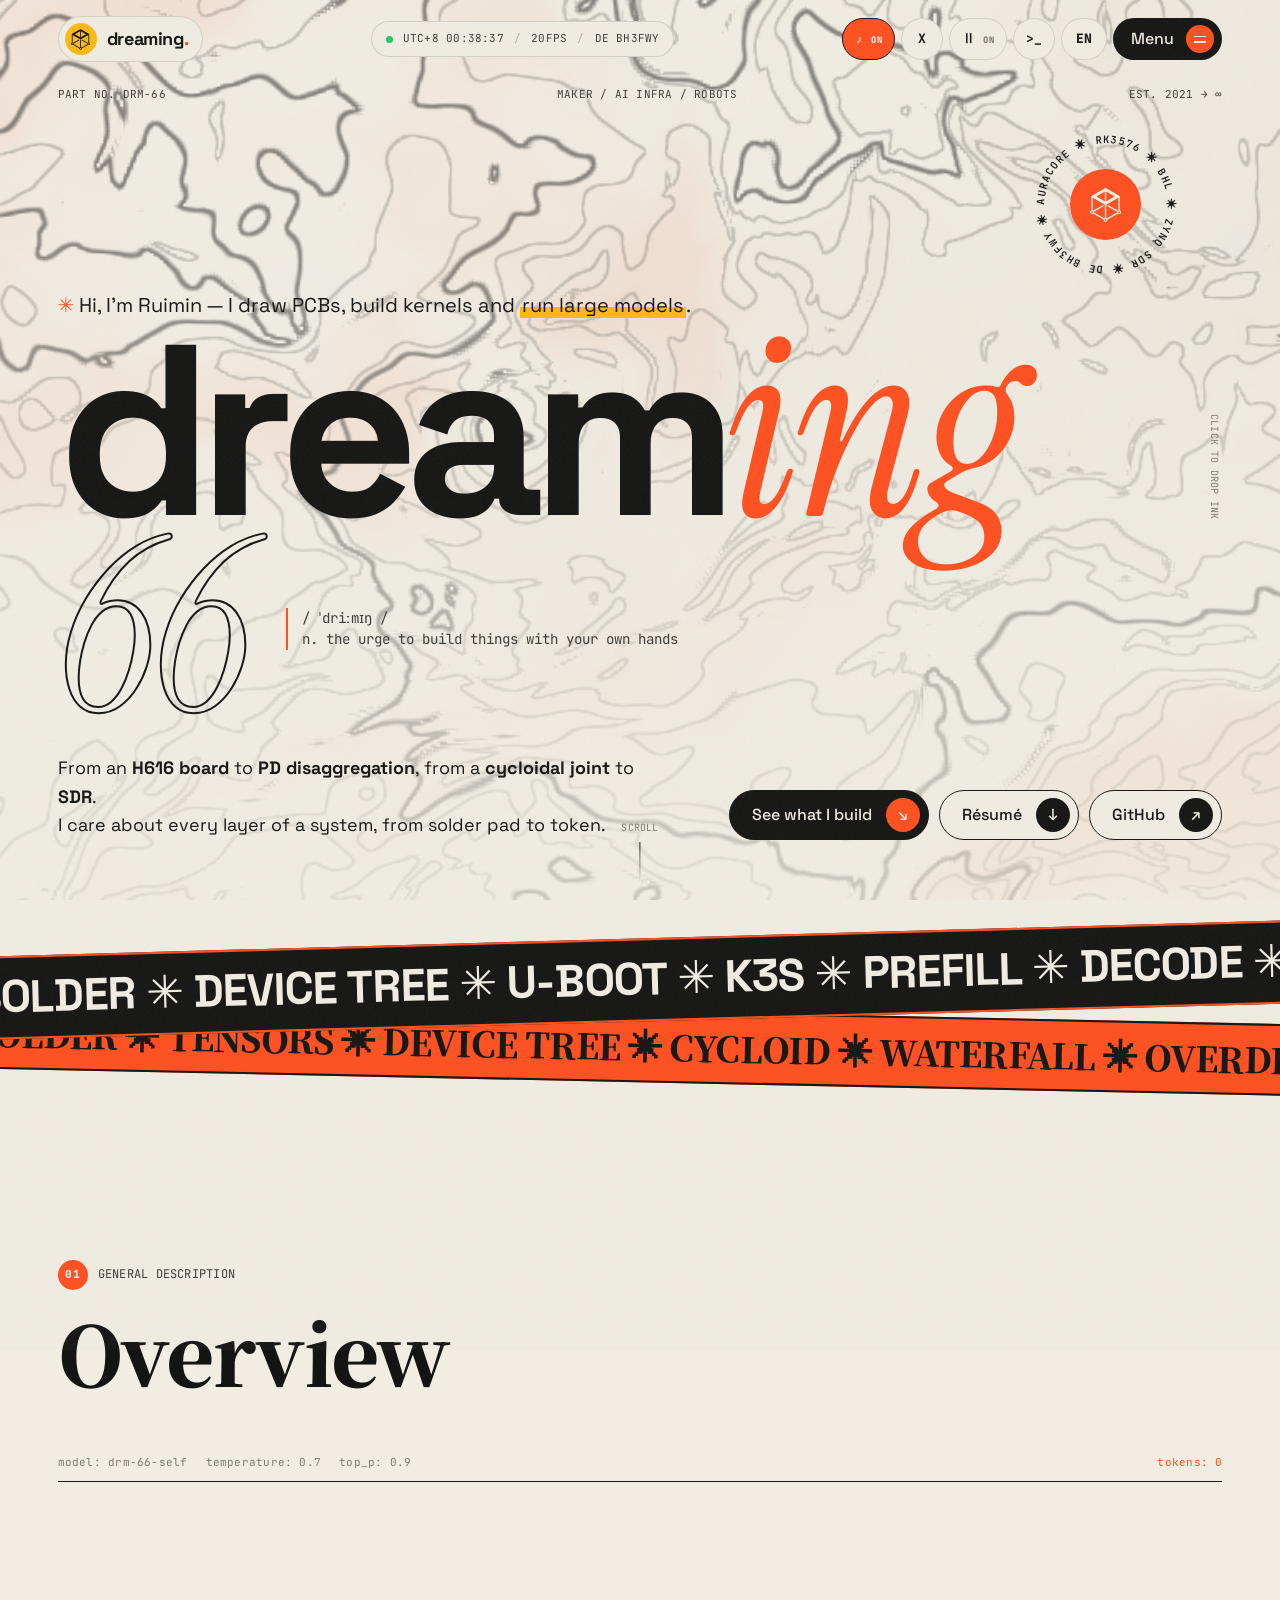
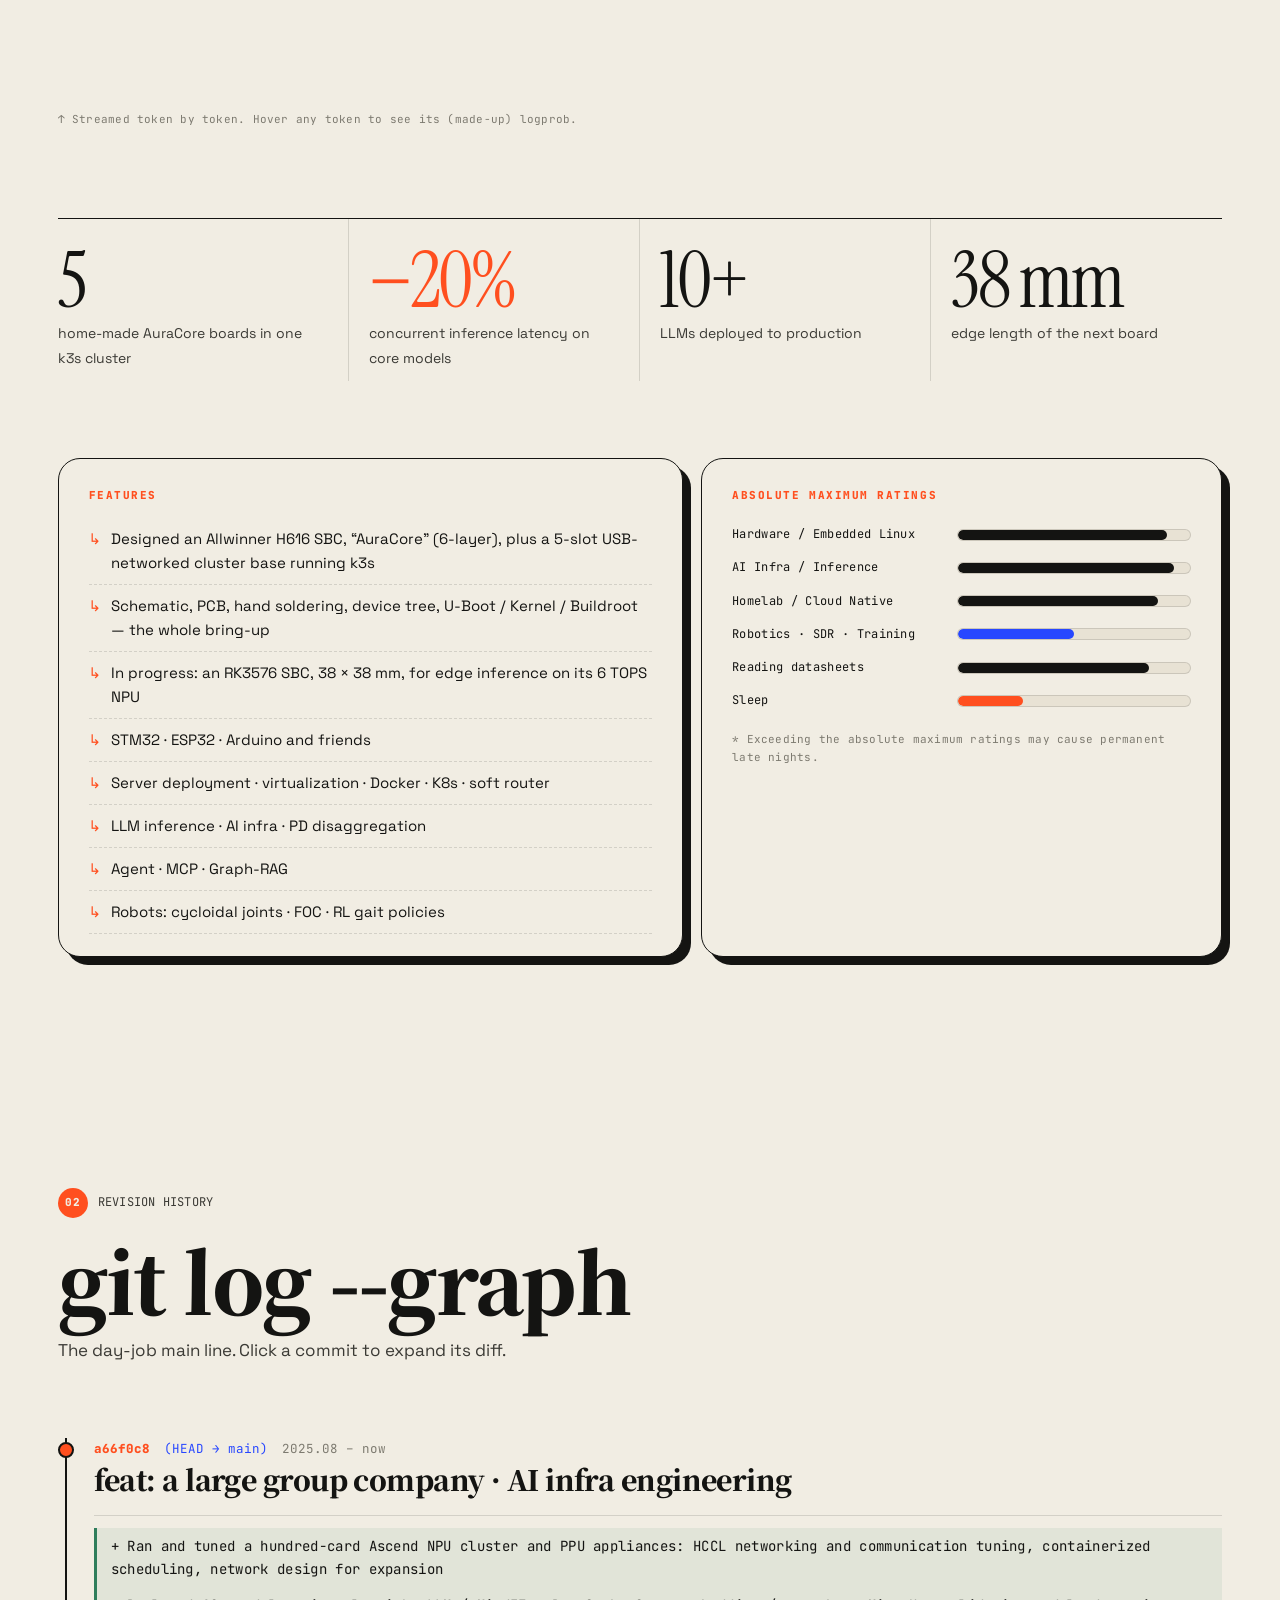
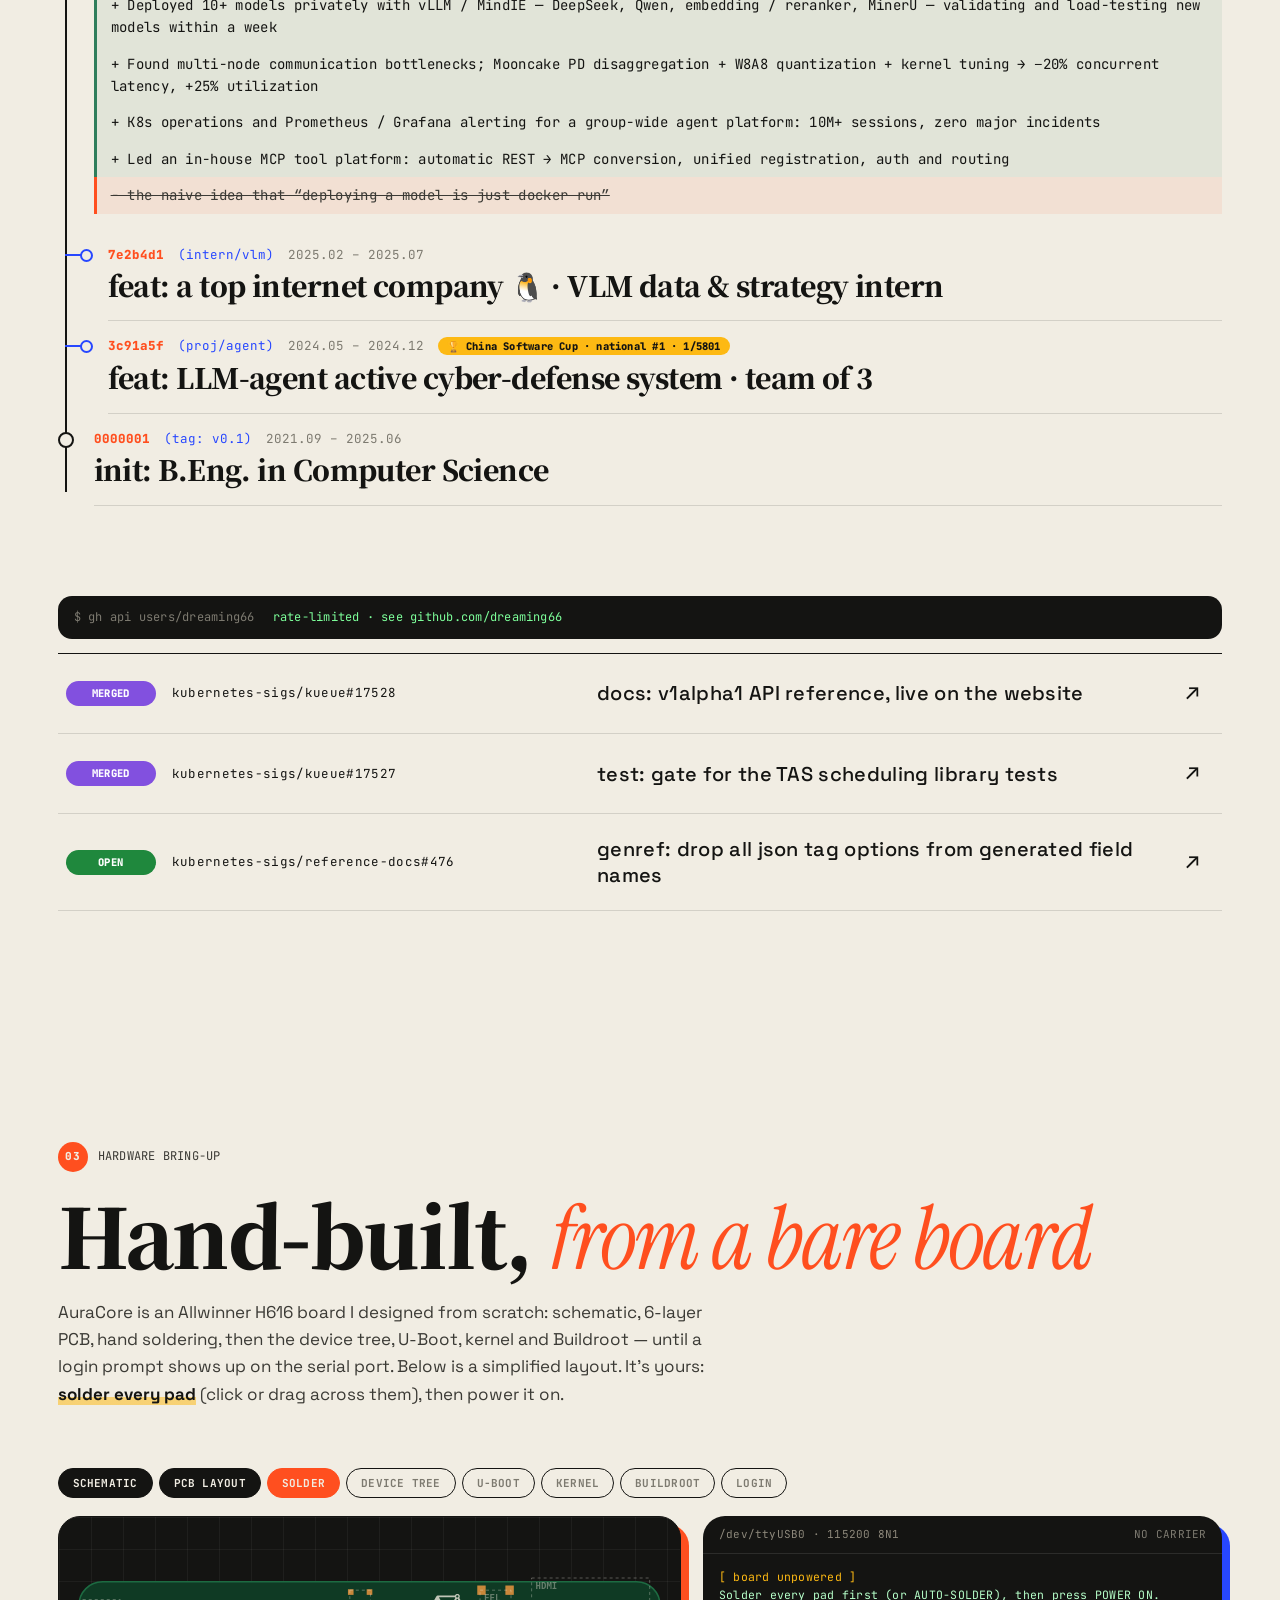
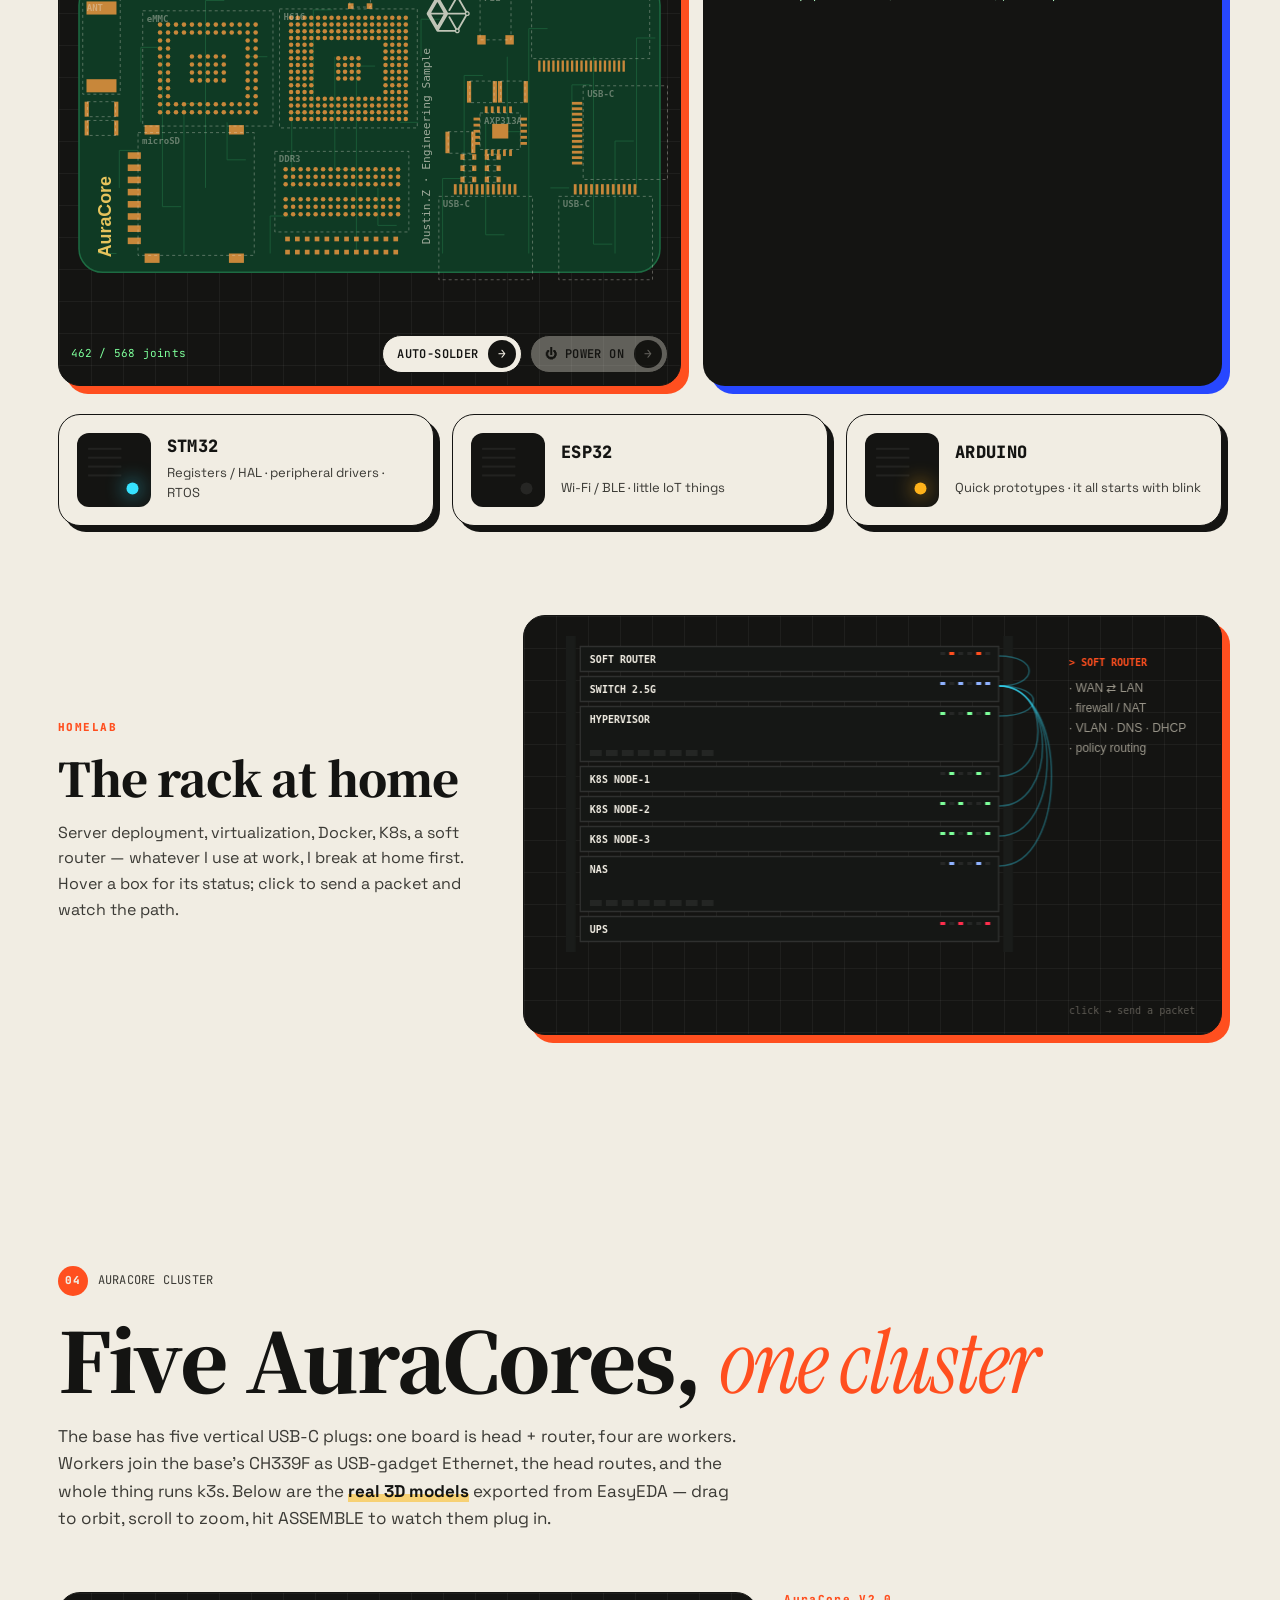
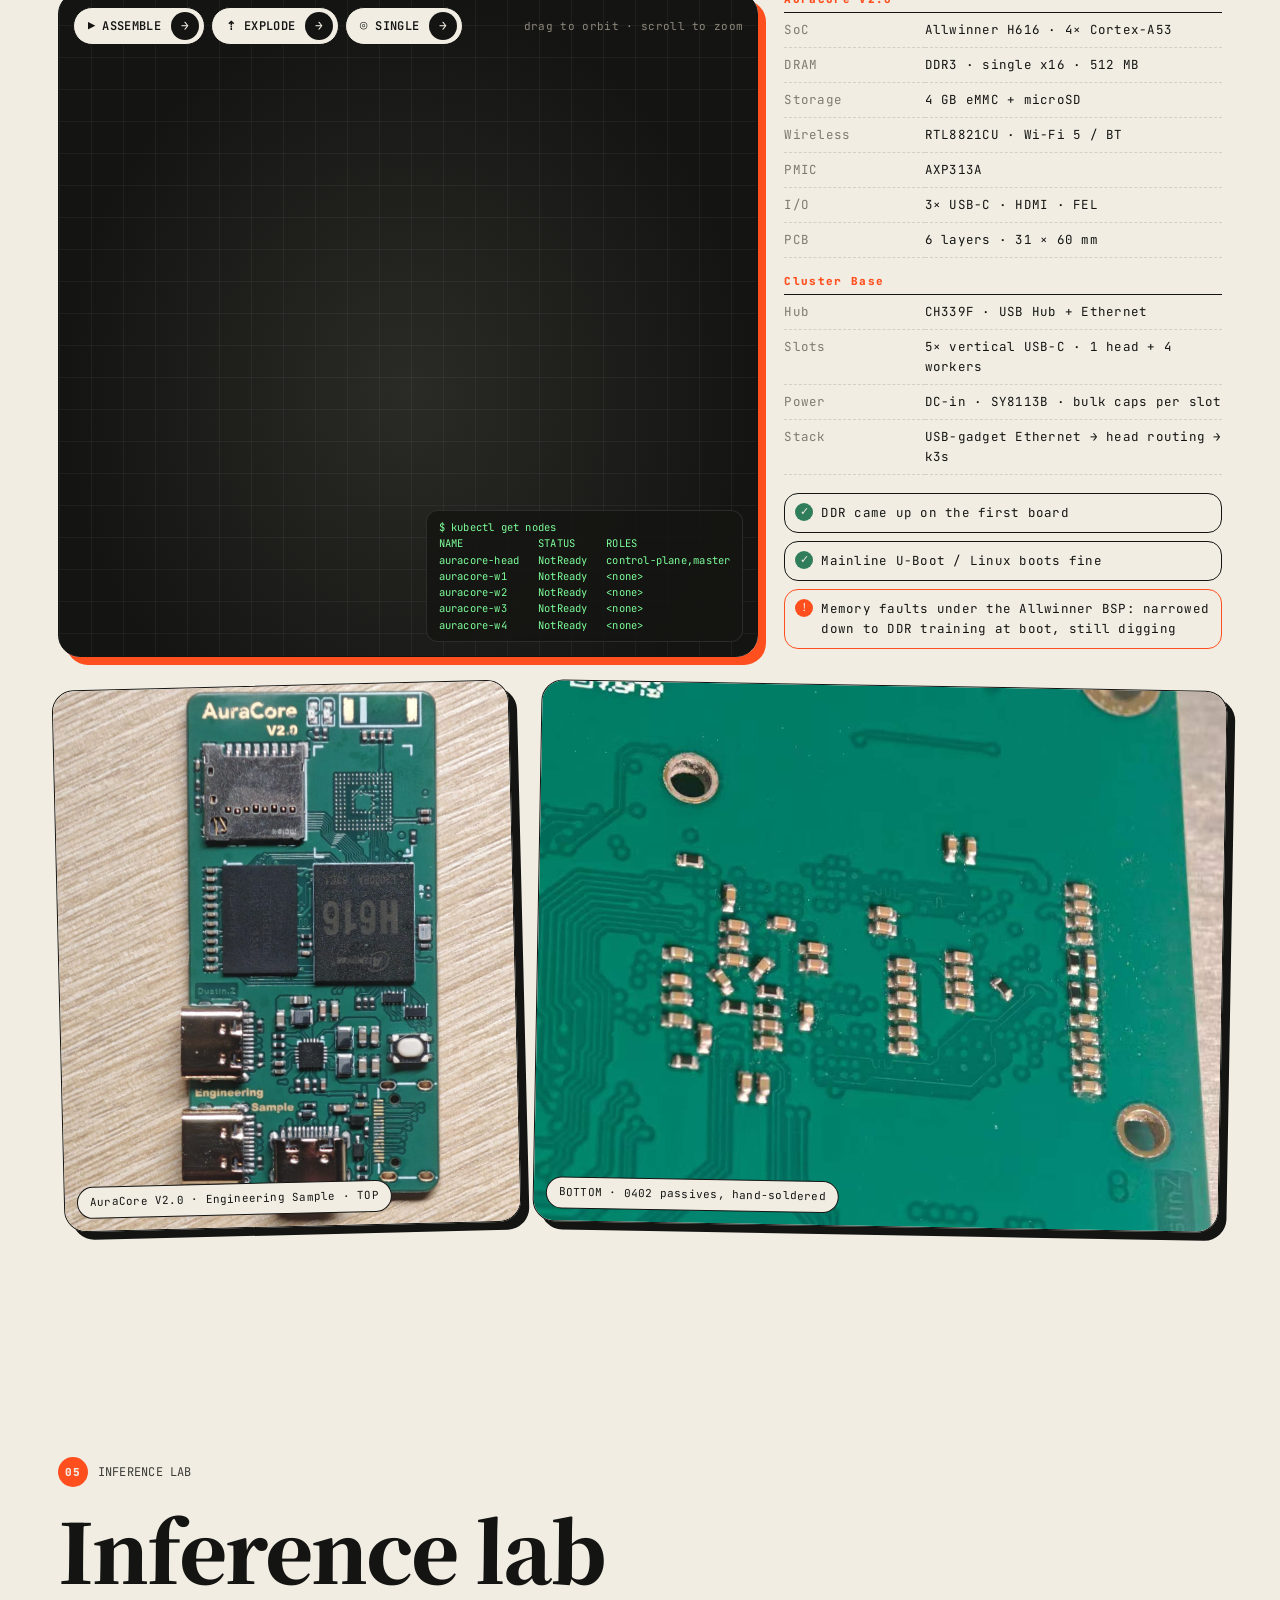
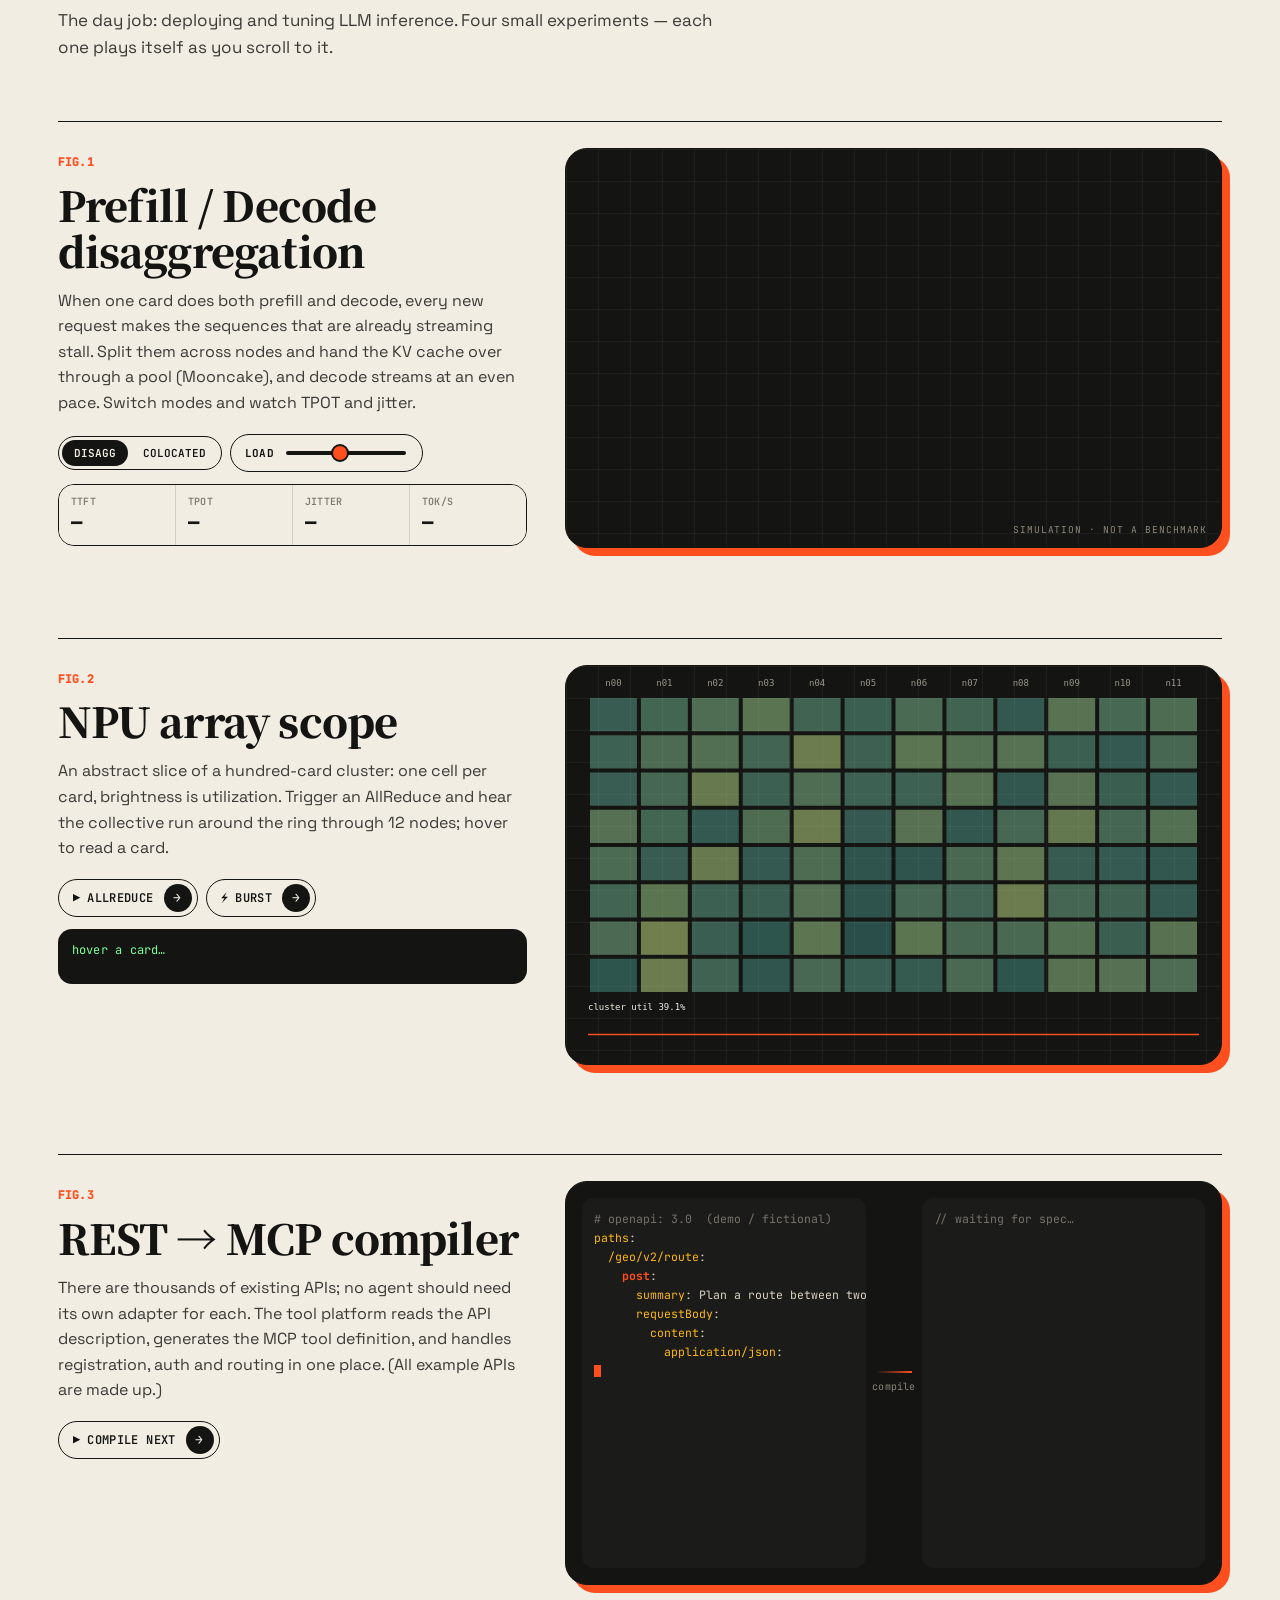
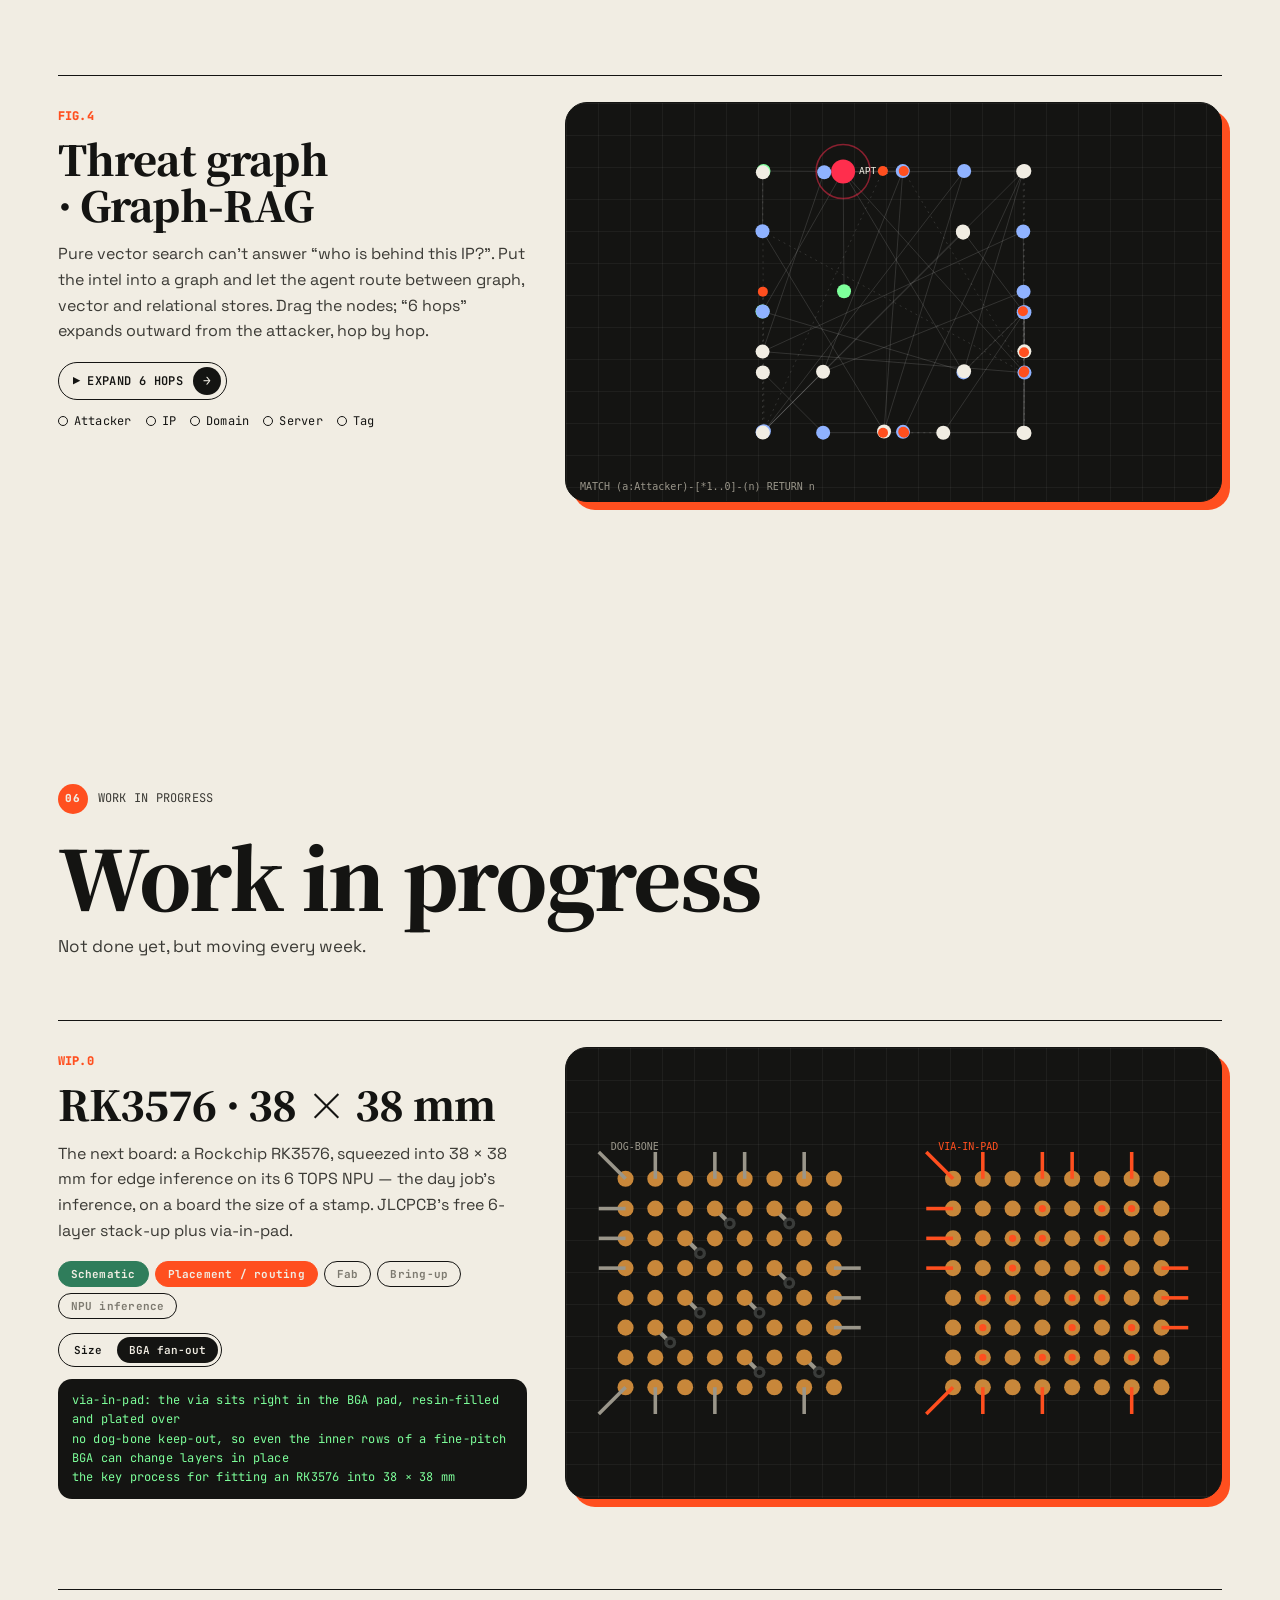
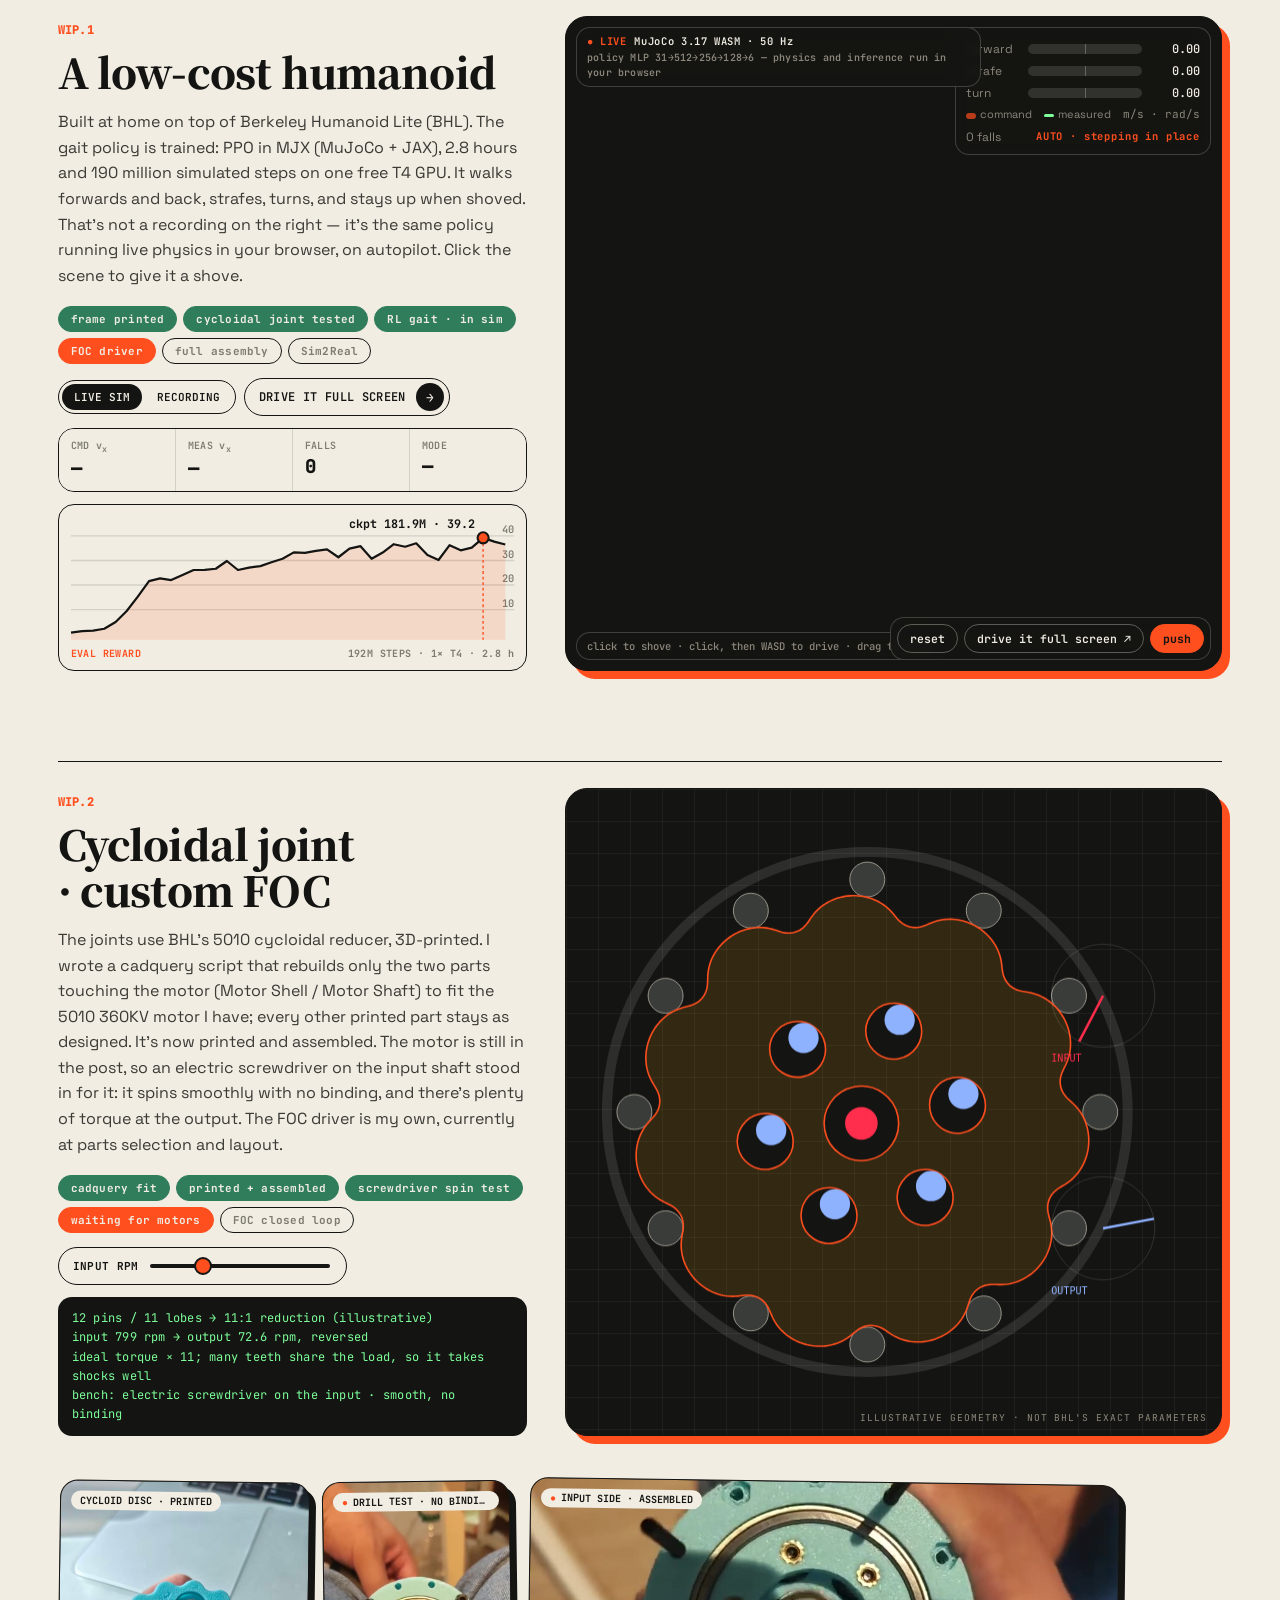
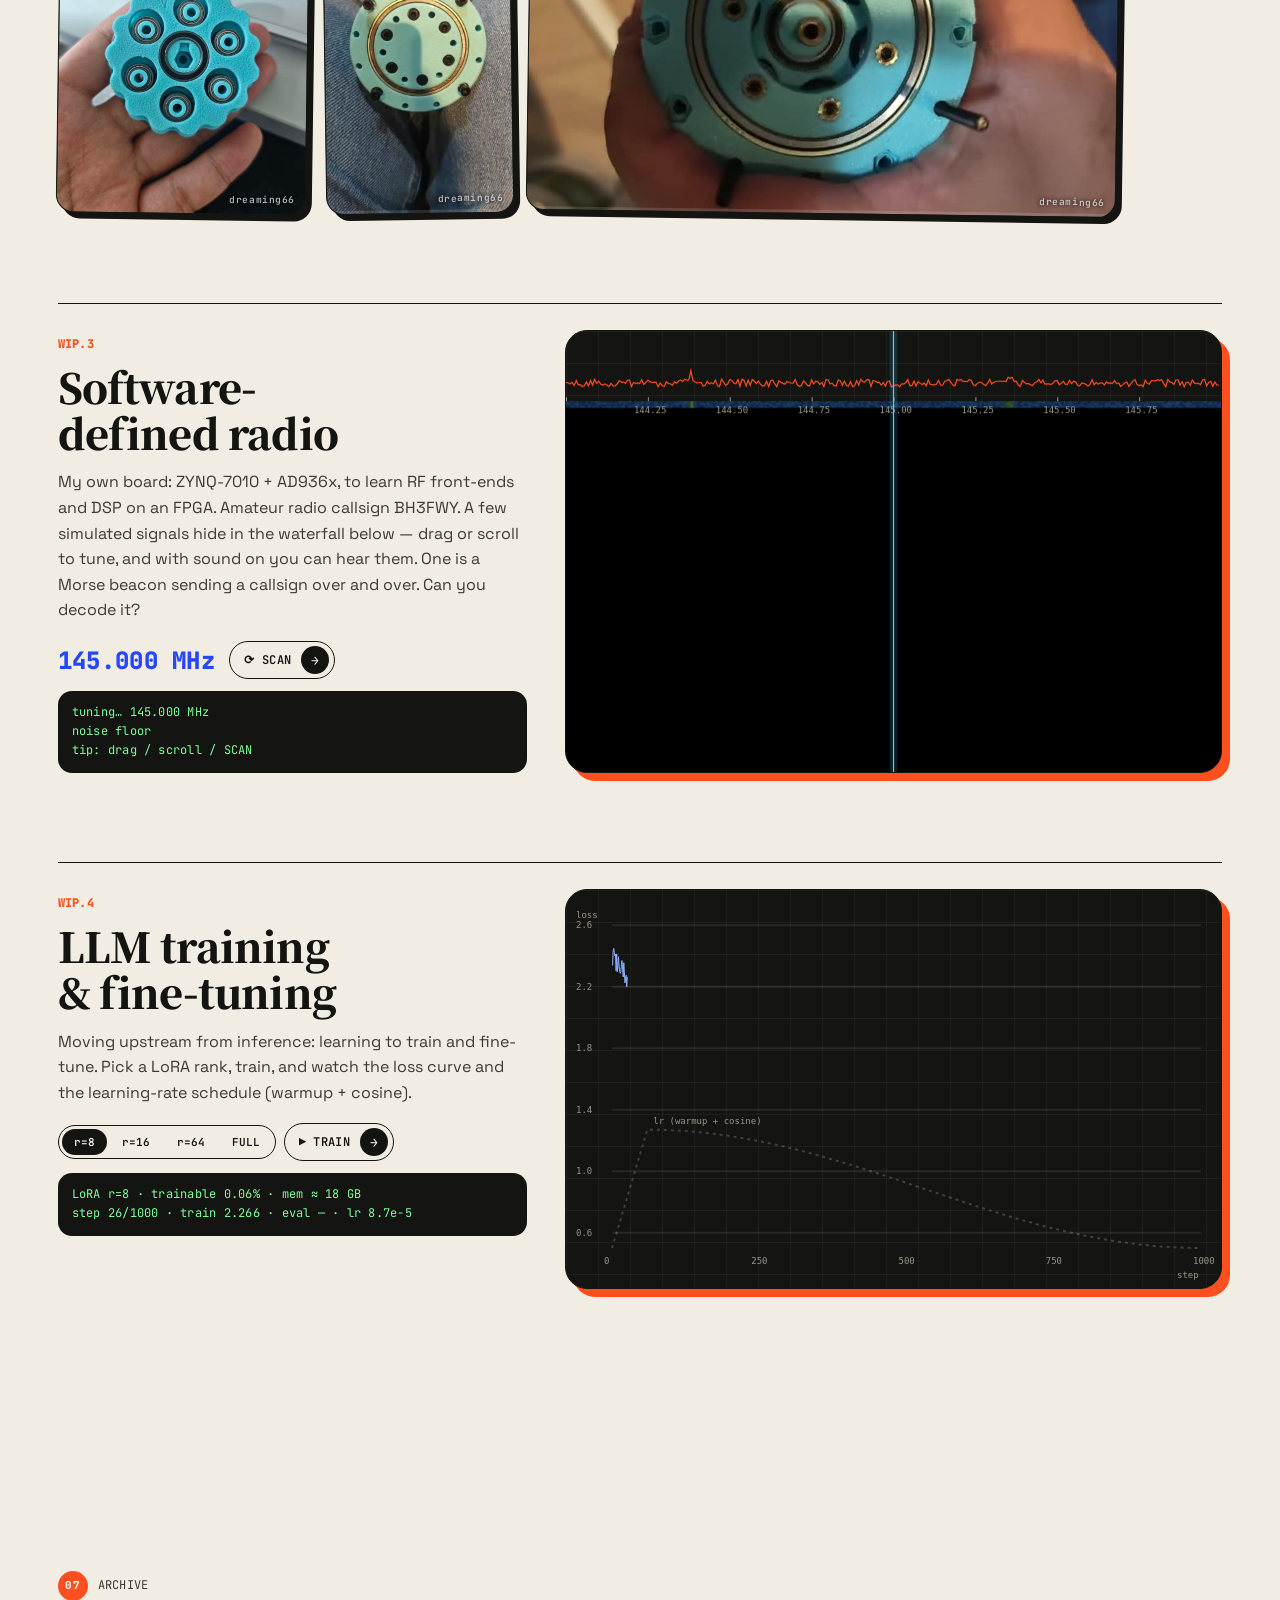
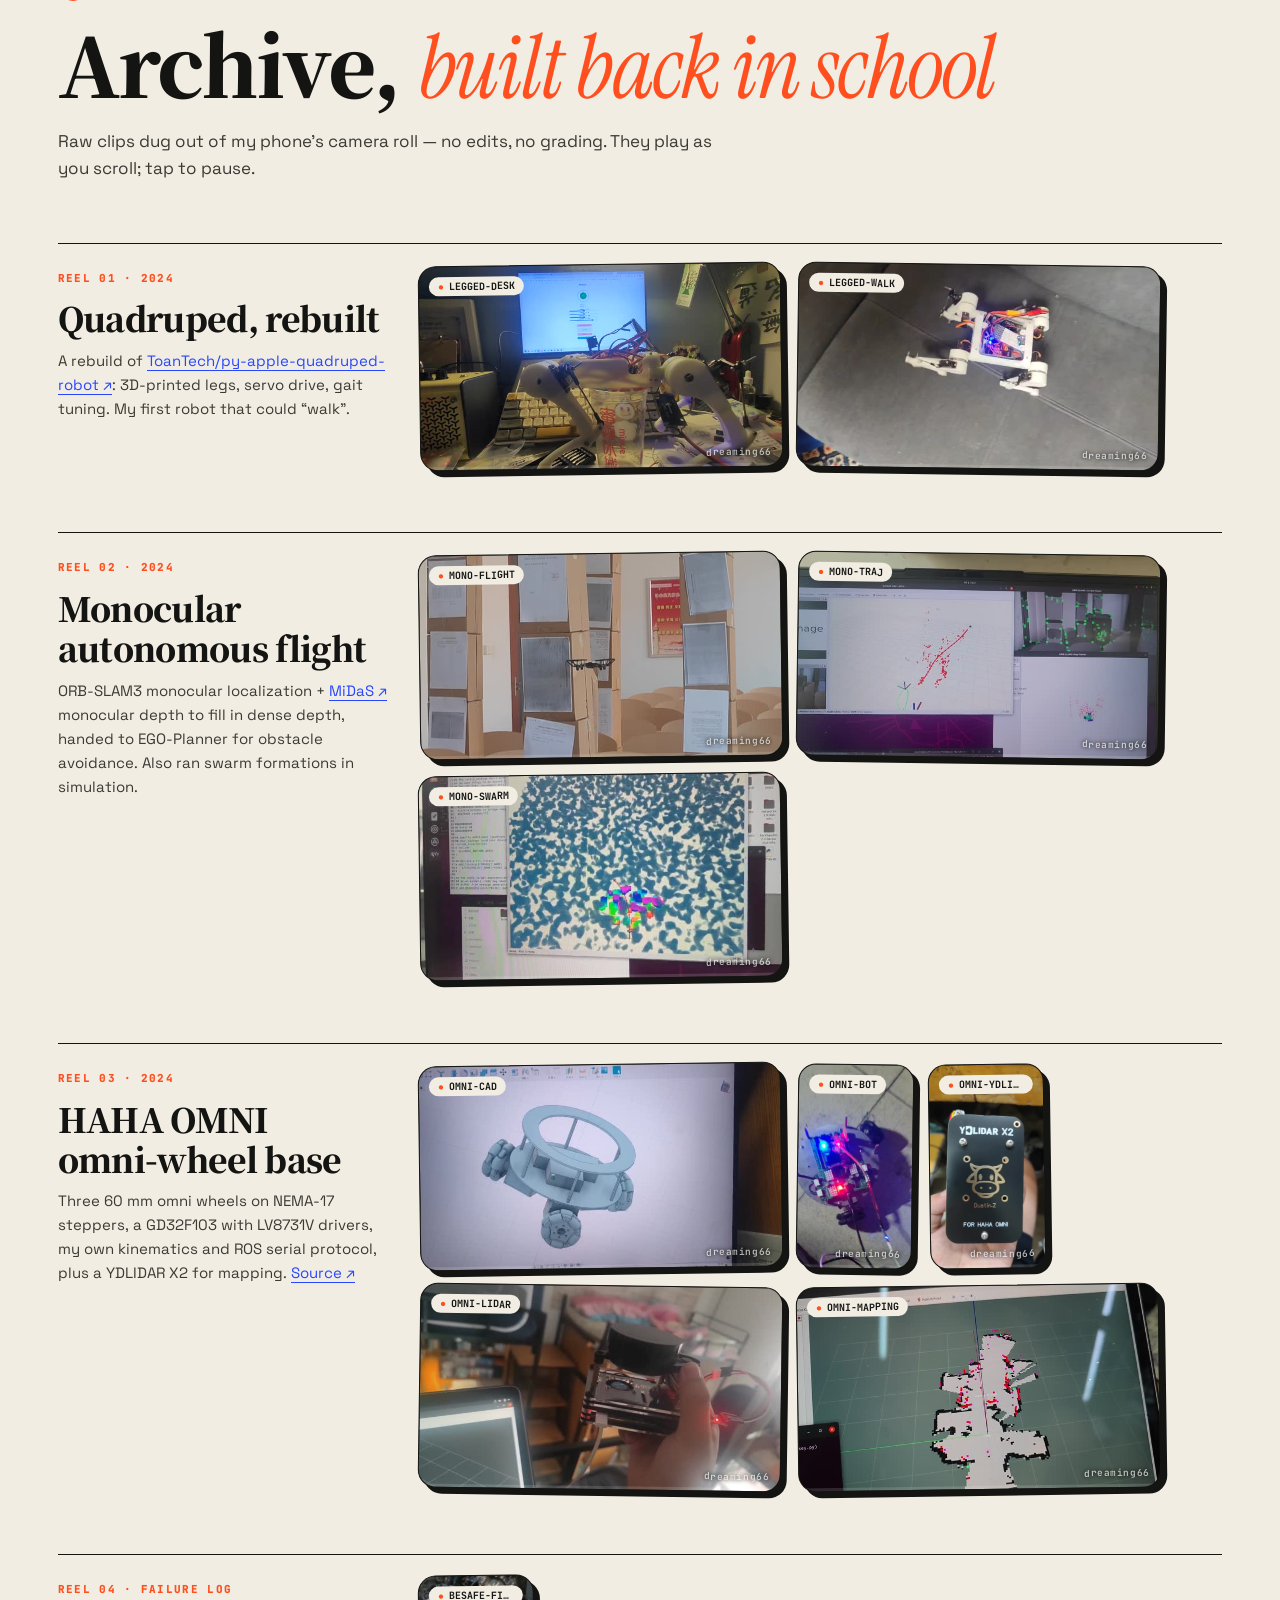
<file: index.html>
<!doctype html>
<html lang="zh-CN" class="defer">
<head>
  <meta charset="UTF-8">
  <meta name="viewport" content="width=device-width, initial-scale=1">
  <meta name="color-scheme" content="light dark">
  <meta name="theme-color" content="#f1ede3" media="(prefers-color-scheme: light)">
  <meta name="theme-color" content="#11110f" media="(prefers-color-scheme: dark)">
  <script>try{sessionStorage.getItem("d66-booted")&&document.documentElement.classList.add("seen")}catch(e){}</script>
  <title>dreaming66 · 从焊锡到张量</title>
  <meta name="description" content="dreaming66 的个人主页：手搓 Linux 开发板、AI Infra 与大模型推理、双足机器人与 SDR。">
  <meta property="og:title" content="DRM-66 · dreaming66">
  <meta property="og:description" content="Datasheet of a human: silicon, inference, robots and radio.">
  <meta property="og:type" content="website">
  <meta property="og:url" content="https://me.dustinz.de/">
  <meta property="og:image" content="https://me.dustinz.de/assets/brand/og.png">
  <meta property="og:image:width" content="1200">
  <meta property="og:image:height" content="630">
  <meta name="twitter:card" content="summary_large_image">
  <link rel="icon" href="assets/brand/favicon.svg" type="image/svg+xml">
  <link rel="icon" href="assets/brand/favicon-32.png" sizes="32x32" type="image/png">
  <link rel="apple-touch-icon" href="assets/brand/apple-touch-icon.png">
  <link rel="preload" href="assets/fonts/space-grotesk.woff2" as="font" type="font/woff2" crossorigin>
  <link rel="preload" href="assets/fonts/instrument-serif-italic.woff2" as="font" type="font/woff2" crossorigin>
  <link rel="stylesheet" href="style.css?v=20261124a">
</head>
<body class="gated">
  <svg class="sprite" aria-hidden="true" focusable="false"><defs><symbol id="d66-mark" viewBox="-99.3 -104 198.6 216.7"><path fill-rule="evenodd" d="M-91.1 37.6L-91.2 38.1L-91.5 38.4L-93.3 39.4L-94.5 40.3L-95.7 41.4L-96.7 42.6L-97.5 43.8L-98.2 45.2L-98.7 46.7L-99 48.5L-99.1 50L-99 51.5L-98.7 53.3L-98.1 54.8L-97.3 56.4L-96.5 57.7L-95.4 58.9L-94.1 60L-92.5 61L-90.5 61.9L-88.7 62.3L-86.6 62.5L-85.1 62.4L-83.3 62L-81.2 61.3L-79.1 60L-78.6 60L-78.1 60.1L-12.9 97.7L-12.6 98.1L-12.4 98.5L-12.5 100.6L-12.2 102.7L-11.8 104.2L-11.2 105.6L-10.2 107.2L-9.2 108.4L-7.9 109.7L-6.4 110.7L-5.1 111.4L-3.6 112L-2.1 112.3L-0.6 112.5L1.2 112.4L2.7 112.2L4.2 111.8L5.6 111.2L7.2 110.2L8.6 109L10 107.5L11 105.9L11.7 104.5L12.1 103L12.5 100.9L12.5 98.5L12.7 98L13 97.7L78.1 60.1L78.6 60L79.1 60L80.5 60.9L81.6 61.4L83 62L84.2 62.3L85.4 62.4L86.6 62.5L87.8 62.4L89.3 62.2L90.5 61.9L91.7 61.4L93 60.7L94.1 60L95.2 59.1L96.1 58.2L97 57L97.6 55.9L98.2 54.8L98.6 53.4L98.9 52.1L99.1 50.9L99.1 49.7L99 48.2L98.7 47L98.4 45.8L97.9 44.6L97.3 43.6L96.6 42.6L95.9 41.6L95 40.7L94 39.9L93 39.3L91.5 38.5L91.2 38.1L91.1 37.6L91.1-47.4L91-48.5L90.9-49.4L90.6-50.4L90.2-51.4L89.5-52.5L88.7-53.6L87.8-54.3L86.8-55.1L4.3-102.7L3.3-103.2L2.3-103.5L1.4-103.7L0.3-103.8L-0.8-103.8L-1.9-103.6L-2.9-103.3L-3.9-102.9L-86.6-55.2L-87.5-54.6L-88.4-53.9L-89.1-53.1L-89.7-52.2L-90.3-51L-90.7-50L-91-48.7L-91.1-47.6ZM5.1 88.6L4.7 88.2L4.5 87.5L4.5 3.3L4.7 2.7L5.1 2.3L80.3-41.2L80.9-41.3L81.5-41.2L81.9-40.7L82.1-40.1L82.1 37.5L82 38.1L81.6 38.5L80.4 39.1L79.1 39.9L78.6 40L78.1 39.9L18.9 5.8L17.9 5.5L16.8 5.4L15.8 5.6L14.8 6.1L14 6.7L13.3 7.5L12.9 8.5L12.7 9.5L12.7 10.8L13.1 11.9L13.8 12.9L14.8 13.7L73.6 47.7L74 48.1L74.2 48.6L74.1 50L74.2 51.3L74 51.9L73.6 52.3L8.5 89.9L8 90L7.5 90L6.2 89.1ZM6.2-19.6L5.6-19.5L5.1-19.7L4.7-20.1L4.5-20.7L4.5-79.3L4.6-79.8L4.9-80.2L5.2-80.4L5.7-80.5L6.3-80.4L57.1-51L57.5-50.6L57.7-50L57.5-49.4L57.1-49ZM-81.5 38.6L-81.9 38.2L-82.1 37.5L-82.1-40.1L-82-40.6L-81.7-41L-81.4-41.2L-80.9-41.3L-80.3-41.2L-5.1 2.3L-4.7 2.7L-4.5 3.3L-4.5 87.5L-4.7 88.2L-5.1 88.6L-6.2 89.1L-7.4 89.9L-8 90L-8.5 89.9L-73.6 52.3L-74 51.9L-74.2 51.4L-74.1 50L-74.2 48.5L-74 48.1L-73.6 47.7L-14.4 13.5L-13.7 12.7L-13.1 11.8L-12.7 10.8L-12.7 9.7L-12.8 8.7L-13.2 7.7L-13.9 6.8L-14.7 6.1L-15.8 5.6L-17 5.4L-18.2 5.5L-19.3 5.9L-78.1 39.9L-78.6 40L-79.1 39.9L-80.4 39.1ZM-57.2-49L-57.6-49.4L-57.7-50L-57.5-50.6L-57.1-51L-6.3-80.4L-5.9-80.5L-5.4-80.5L-5-80.3L-4.7-79.9L-4.5-79.3L-4.5-20.7L-4.7-20.1L-5.1-19.7L-5.7-19.5L-6.3-19.6ZM-80.9 50.4L-81.1 51.5L-81.5 52.6L-82.1 53.5L-82.8 54.4L-83.8 55L-84.8 55.5L-85.9 55.7L-87 55.7L-88.1 55.5L-89.2 55.1L-90.1 54.5L-91 53.8L-91.6 52.8L-92.1 51.8L-92.3 50.7L-92.3 49.6L-92.1 48.5L-91.7 47.4L-91.1 46.5L-90.4 45.6L-89.4 45L-88.4 44.5L-87.3 44.3L-86.2 44.3L-85.1 44.5L-84 44.9L-83.1 45.5L-82.2 46.2L-81.6 47.2L-81.1 48.2L-80.9 49.3ZM5.7 100.3L5.6 101.4L5.2 102.5L4.6 103.4L3.9 104.3L3 104.9L1.9 105.4L0.8 105.7L-0.3 105.7L-1.4 105.6L-2.5 105.2L-3.4 104.6L-4.3 103.9L-4.9 103L-5.4 101.9L-5.7 100.8L-5.7 99.7L-5.6 98.6L-5.2 97.5L-4.6 96.6L-3.9 95.7L-3 95.1L-1.9 94.6L-0.8 94.3L0.3 94.3L1.4 94.4L2.5 94.8L3.4 95.4L4.3 96.1L4.9 97L5.4 98.1L5.7 99.2ZM92.4 50.1L92.2 51.3L91.9 52.3L91.3 53.3L90.6 54.2L89.7 54.9L88.7 55.4L87.6 55.7L86.5 55.7L85.3 55.6L84.3 55.3L83.3 54.7L82.4 54L81.7 53.1L81.2 52.1L80.9 51L80.9 49.9L81 48.7L81.3 47.7L81.9 46.7L82.6 45.8L83.5 45.1L84.5 44.6L85.6 44.3L86.7 44.3L87.9 44.4L88.9 44.7L89.9 45.3L90.8 46L91.5 46.9L92 47.9L92.3 49Z"/></symbol><symbol id="d66-lid" viewBox="-99.3 -104 198.6 216.7"><path fill-rule="evenodd" d="M91.1-47.4L91-48.5L90.8-49.6L90.4-50.8L90-51.8L89.4-52.7L88.6-53.6L87.7-54.4L86.8-55.1L4.3-102.7L3.3-103.2L2.3-103.5L1-103.7L-0.1-103.8L-1.2-103.7L-2.3-103.5L-3.5-103.1L-4.5-102.6L-86.8-55.1L-87.7-54.4L-88.6-53.6L-89.4-52.7L-90-51.8L-90.4-50.8L-90.8-49.6L-91-48.5L-91.1-47.3L-80.3-41.2L0 5.3ZM-58.9-50L0-84L58.9-50L0-16Z"/></symbol><symbol id="d66-body" viewBox="-99.3 -104 198.6 216.7"><path fill-rule="evenodd" d="M-91.1 37.7L-91.2 38.1L-91.5 38.4L-93 39.3L-94.3 40.2L-95.6 41.4L-96.6 42.5L-97.5 43.8L-98.2 45.2L-98.7 46.7L-99 48.2L-99.1 50L-99 51.5L-98.7 53.1L-98.2 54.8L-97.5 56.2L-96.6 57.5L-95.5 58.8L-94.3 59.9L-92.5 61L-90.8 61.8L-88.8 62.3L-86.9 62.5L-85.1 62.4L-83.3 62L-81.2 61.3L-79.1 60L-78.6 60L-78.1 60.1L-12.9 97.7L-12.6 98.1L-12.4 98.5L-12.5 100.6L-12.2 102.7L-11.8 104.2L-11.2 105.6L-10.2 107.2L-9.2 108.4L-7.9 109.7L-6.4 110.7L-5.1 111.4L-3.6 112L-2.1 112.3L-0.6 112.5L0.9 112.5L2.4 112.3L3.9 111.9L5.3 111.3L7 110.4L8.6 109.1L9.8 107.7L10.9 106.2L11.7 104.5L12.1 103L12.5 100.9L12.5 98.5L12.7 98L13 97.7L78.1 60.1L78.6 60L79.1 60L80.5 60.9L81.6 61.4L83 62L84.2 62.3L85.4 62.4L86.6 62.5L87.8 62.4L89.3 62.2L90.5 61.9L91.7 61.4L93 60.7L94.1 60L95.2 59.1L96.1 58.2L97 57L97.6 55.9L98.2 54.8L98.6 53.6L98.9 52.2L99.1 50.9L99.1 49.7L99 48.5L98.7 47L98.4 45.8L97.9 44.7L97.3 43.6L96.6 42.6L95.9 41.6L95 40.7L94 39.9L93 39.3L91.5 38.5L91.2 38.1L91.1 37.6L91.1-47.3L80.6-41.3L81.2-41.3L81.6-41.1L82-40.6L82.1-40.1L82.1 37.5L82 38.1L81.6 38.5L80.4 39.1L79.1 39.9L78.6 40L78.1 39.9L19 5.8L18.3 5.5L17.4 5.4L16.6 5.4L15.9 5.6L15.1 5.9L14.4 6.3L13.8 6.9L13.3 7.6L12.9 8.3L12.7 9.1L12.6 10L12.7 10.8L13 11.6L13.4 12.4L13.9 13L14.5 13.6L73.6 47.7L74 48.1L74.1 48.5L74.1 50L74.2 51.4L74 51.9L73.6 52.3L8.4 89.9L8 90L7.5 89.9L6.2 89.1L5.1 88.6L4.7 88.2L4.5 87.6L4.5 3.3L4.6 2.8L4.8 2.5L0 5.3L-4.8 2.5L-4.6 2.8L-4.5 3.3L-4.5 87.6L-4.7 88.1L-5 88.5L-6.2 89.1L-7.4 89.9L-7.7 90L-8.1 90L-8.5 89.9L-73.6 52.3L-74 51.9L-74.2 51.4L-74.1 50L-74.1 48.5L-74 48.1L-73.6 47.7L-14.5 13.6L-13.9 13L-13.4 12.4L-13 11.6L-12.7 10.8L-12.6 10L-12.7 9.1L-12.9 8.3L-13.3 7.6L-13.8 6.9L-14.4 6.3L-15 5.9L-15.8 5.6L-16.6 5.4L-17.4 5.4L-18.3 5.5L-19 5.8L-78.1 39.9L-78.6 40L-79.1 39.9L-80.4 39.1L-81.6 38.5L-82 38.1L-82.1 37.5L-82.1-40.1L-82-40.7L-81.6-41.1L-81.2-41.3L-80.6-41.3L-91.1-47.3ZM-80.9 50.6L-81.1 51.7L-81.5 52.7L-82.2 53.6L-83 54.4L-83.9 55.1L-84.9 55.5L-86 55.7L-87.2 55.7L-88.3 55.5L-89.3 55.1L-90.3 54.4L-91 53.6L-91.7 52.7L-92.1 51.7L-92.3 50.6L-92.3 49.4L-92.1 48.3L-91.7 47.3L-91 46.4L-90.3 45.6L-89.3 44.9L-88.3 44.5L-87.2 44.3L-86 44.3L-84.9 44.5L-83.9 44.9L-83 45.6L-82.2 46.4L-81.5 47.3L-81.1 48.3L-80.9 49.4ZM5.7 100.4L5.5 101.5L5.1 102.6L4.5 103.5L3.8 104.4L2.8 105L1.8 105.5L0.7 105.7L-0.4 105.7L-1.5 105.5L-2.6 105.1L-3.5 104.5L-4.4 103.8L-5 102.8L-5.5 101.8L-5.7 100.7L-5.7 99.6L-5.5 98.5L-5.1 97.4L-4.5 96.5L-3.8 95.6L-2.8 95L-1.8 94.5L-0.7 94.3L0.4 94.3L1.5 94.5L2.6 94.9L3.5 95.5L4.4 96.2L5 97.2L5.5 98.2L5.7 99.3ZM92.3 50.3L92.2 51.4L91.8 52.5L91.2 53.4L90.5 54.3L89.6 54.9L88.5 55.4L87.4 55.7L86.3 55.7L85.2 55.6L84.1 55.2L83.2 54.6L82.3 53.9L81.7 53L81.2 51.9L80.9 50.8L80.9 49.7L81 48.6L81.4 47.5L82 46.6L82.7 45.7L83.6 45.1L84.7 44.6L85.8 44.3L86.9 44.3L88 44.4L89.1 44.8L90 45.4L90.9 46.1L91.5 47L92 48.1L92.3 49.2ZM-57.2-49L-57.6-49.5L-57.7-50L-57.5-50.6L-57.1-51L-58.9-50L0-16L58.9-50L0-84L-6.3-80.4L-5.7-80.5L-5.1-80.4L-4.7-79.9L-4.5-79.3L-4.5-20.7L-4.6-20.1L-5.1-19.7L-5.7-19.5L-6.3-19.6ZM6.2-19.6L5.6-19.5L5-19.7L4.6-20.1L4.5-20.7L4.5-79.3L4.6-79.8L4.9-80.2L5.2-80.4L5.7-80.5L6.3-80.4L57.1-51L57.5-50.6L57.7-50L57.5-49.4L57.1-49Z"/></symbol><symbol id="d66-dustinz" viewBox="159.1 208 198.1 37.6"><path d="M190.5 210.3 L190.5 237.3 Q190.5 241.8 188.4 243.7 Q186.3 245.6 182.6 245.6 L159.1 245.6 L159.1 238.3 L161.7 238.3 L161.7 217.5 L159.1 217.5 L159.1 210.3 L190.5 210.3 Z M182.2 238.3 L182.2 217.5 L170 217.5 L170 238.3 L182.2 238.3 M214 245.6 L196.2 245.6 L196.2 219.3 L204.9 219.3 L204.9 239.2 L213.1 239.2 L213.1 219.3 L221.7 219.3 L221.7 237.6 Q221.7 240.8 220.8 242.6 Q219.9 244.3 218.2 245 Q216.6 245.6 214 245.6 M236.2 238 L236.2 240.3 L245.5 240.3 L245.5 234.8 L227.7 234.8 L227.7 218.9 L253.8 218.9 L253.8 226.1 L245.1 226.1 L245.1 224.1 L236.2 224.1 L236.2 229.5 L254.2 229.5 L254.2 237.2 Q254.2 240.5 253.3 242.3 Q252.4 244.1 250.8 244.8 Q249.1 245.5 246.6 245.5 L227.7 245.5 L227.7 238 L236.2 238 M279.9 236.5 L279.9 245.5 L273.5 245.5 Q270 245.5 267.9 244.9 Q265.8 244.2 264.7 242 Q263.6 239.8 263.6 235.5 L263.6 224.9 L258.7 224.9 L258.7 219 L263.6 219 L263.6 213.4 L271.7 213.4 L271.7 219 L279.8 219 L279.8 224.9 L271.7 224.9 L271.7 236.5 L279.9 236.5 M285.4 215.6 L285.4 208 L293.8 208 L293.8 215.6 L285.4 215.6 Z M285.4 245.6 L285.4 219.2 L293.8 219.2 L293.8 245.6 L285.4 245.6 M316.5 245.6 L316.5 225.8 L307.6 225.8 L307.6 245.6 L299.3 245.6 L299.3 219.3 L324.8 219.3 L324.8 245.6 L316.5 245.6 M329.1 210.2 L356.4 210.2 L356.4 218.5 L339.6 237.9 L357.2 237.9 L357.2 245.6 L329.2 245.6 L329.2 237.6 L345.9 217.8 L329.1 217.8 L329.1 210.2 "/></symbol></defs></svg>
  <a class="skip" href="#main" data-i18n="skip">跳到正文</a>

  <!-- ===== LOADER / GATE ===== -->
  <div class="gate" id="gate">
    <svg class="gate-cube" viewBox="-99.3 -104 198.6 216.7" width="150" height="164" aria-hidden="true"><g class="gc-lines"><path pathLength="1" style="--i:0" d="M0 -100L86.6 -50L0 0L-86.6 -50L0 -100"/><path pathLength="1" style="--i:1" d="M0 -84L58.9 -50L0 -16L-58.9 -50L0 -84"/><path pathLength="1" style="--i:2" d="M-86.6 -50L-86.6 50"/><path pathLength="1" style="--i:3" d="M0 0L0 100"/><path pathLength="1" style="--i:4" d="M86.6 -50L86.6 50"/><path pathLength="1" style="--i:5" d="M-86.6 50L0 100L86.6 50"/><path pathLength="1" style="--i:6" d="M0 -84L0 -16"/><path pathLength="1" style="--i:7" d="M-86.6 50L-17.1 9.9"/><path pathLength="1" style="--i:8" d="M86.6 50L17.1 9.9"/><circle pathLength="1" style="--i:9" cx="-86.6" cy="50" r="7"/><circle pathLength="1" style="--i:10" cx="0" cy="100" r="7"/><circle pathLength="1" style="--i:11" cx="86.6" cy="50" r="7"/></g><use class="gc-ink" href="#d66-mark" x="-99.3" y="-104" width="198.6" height="216.7"/></svg>
    <pre class="post mono" id="post"></pre>
    <div class="gate-word">READY&nbsp;TO&nbsp;<em>build</em></div>
    <span id="gateClock" hidden></span>
  </div>
  <div class="crt" id="crt" aria-hidden="true"></div>

  <div class="grain" aria-hidden="true"></div>
  <div class="progress" aria-hidden="true"><i id="progress"></i></div>
  <div class="cursor" aria-hidden="true"><i class="c-dot"></i><i class="c-ring"><span class="c-label"></span></i></div>

  <!-- ===== HEADER ===== -->
  <header class="hdr">
    <a class="brand magnetic" href="#top" data-cursor="home"><span class="brand-mark" aria-hidden="true"><svg width="19" height="21"><use class="bm-body" href="#d66-body"/><use class="bm-lid" href="#d66-lid"/></svg></span><span>dreaming<b>.</b></span></a>
    <div class="hdr-mid mono"><span class="pulse"></span><span id="clock">UTC+8 --:--:--</span><span class="sep">/</span><span id="fps">— fps</span><span class="sep">/</span><span>DE BH3FWY</span></div>
    <div class="hdr-act">
      <button class="chip mono magnetic" id="sndBtn" aria-pressed="false" title="声音 (S)" data-i18n-attr="title:tt.snd" data-cursor="sound">♪ <b>OFF</b></button>
      <button class="chip mono magnetic" id="xrayBtn" aria-pressed="false" title="X 光透视 (X)" data-i18n-attr="title:tt.xray" data-cursor="x-ray">X</button>
      <button class="chip mono magnetic" id="motBtn" aria-pressed="false" title="暂停动效" data-i18n-attr="title:tt.mot" data-cursor="pause">Ⅱ <b>ON</b></button>
      <button class="chip mono magnetic" id="termBtn" title="终端 (`)" data-i18n-attr="title:tt.term" data-cursor="shell">&gt;_</button>
      <button class="chip mono magnetic lang-chip" id="langBtn" title="语言 / Language / 言語" data-i18n-attr="title:tt.lang" data-cursor="lang">中</button>
      <button class="menu-btn magnetic" id="menuBtn" aria-haspopup="dialog" aria-controls="menu" data-cursor="menu"><span data-i18n="menu">菜单</span><i><b></b><b></b></i></button>
    </div>
  </header>

  <!-- ===== MENU ===== -->
  <nav class="menu" id="menu" role="dialog" aria-label="站点导航" aria-hidden="true">
    <div class="menu-inner">
      <a href="#log" data-i="02"><span data-i18n="m.log">经历</span><em>git log</em></a>
      <a href="#build" data-i="03"><span data-i18n="m.build">手搓</span><em>Bring-up</em></a>
      <a href="#aura" data-i="04"><span data-i18n="m.aura">AuraCore 集群</span><em>Cluster</em></a>
      <a href="#lab" data-i="05"><span data-i18n="m.lab">推理实验室</span><em>Inference</em></a>
      <a href="#wip" data-i="06"><span data-i18n="m.wip">正在折腾</span><em>WIP</em></a>
      <a href="#archive" data-i="07"><span data-i18n="m.archive">档案馆</span><em>Archive</em></a>
      <a href="room/" data-i="3D"><span data-i18n="m.room">工作间</span><em>3D room</em></a>
      <a href="#ping" data-i="08"><span data-i18n="m.ping">来找我</span><em>Say hi</em></a>
    </div>
    <p class="menu-foot mono" data-i18n="menu.foot">按 <kbd>`</kbd> 打开终端 · <kbd>S</kbd> 声音 · <kbd>X</kbd> 透视 · 试试 ↑↑↓↓←→←→BA</p>
  </nav>

  <main id="main">
    <!-- ===== HERO ===== -->
    <section class="hero" id="top" data-sec>
      <canvas id="ink" class="ink" aria-hidden="true"></canvas>
      <div class="hero-meta mono"><span>PART NO. DRM-66</span><span>MAKER / AI INFRA / ROBOTS</span><span>EST. 2021 → ∞</span></div>
      <div class="hero-copy">
        <p class="hero-kicker reveal-up" data-i18n="hero.kicker"><span class="star">✳</span> 你好，我是 Ruimin：画 PCB、编内核、<span class="hl">跑大模型</span>的人。</p>
        <h1 class="hero-name" aria-label="dreaming66">
          <span class="hn-row"><span class="split" data-text="dream">dream</span><span class="hn-serif split" data-text="ing">ing</span></span>
          <span class="hn-row hn-row2"><span class="hn-num split" data-text="66">66</span><span class="hn-tag mono" data-i18n="hero.tag">/ ˈdriːmɪŋ /<br>n. 把东西亲手造出来的执念</span></span>
        </h1>
        <div class="hero-bottom reveal-up">
          <p class="hero-desc" data-i18n="hero.desc">从 <b>H616 开发板</b>到 <b>PD 分离</b>，从<b>摆线关节</b>到 <b>SDR</b>。<br>我关心一个系统从焊盘到 token 的每一层。</p>
          <div class="hero-cta">
            <a class="pill ink-pill magnetic" href="#build" data-cursor="go"><span data-i18n="hero.cta">看看我做的东西</span><span>↘</span></a>
            <a class="pill magnetic" href="#log" data-cursor="go"><span data-i18n="hero.cv">看履历</span><span>↓</span></a>
            <a class="pill magnetic" href="https://github.com/dreaming66" target="_blank" rel="noopener" data-cursor="open"><span>GitHub</span><span>↗</span></a>
          </div>
        </div>
      </div>
      <a class="badge-rot magnetic" href="#aura" data-cursor="see" aria-label="AuraCore 集群"><svg viewBox="0 0 200 200" aria-hidden="true"><defs><path id="circ" d="M100,100 m-80,0 a80,80 0 1,1 160,0 a80,80 0 1,1 -160,0"/></defs><text><textPath href="#circ">AURACORE ✳ RK3576 ✳ BHL ✳ ZYNQ SDR ✳ DE BH3FWY ✳ </textPath></text></svg><b><svg width="34" height="37" aria-hidden="true"><use href="#d66-mark"/></svg></b></a>
      <p class="hero-hint mono" data-i18n="hero.hint">点击画面，投下一滴墨 · CLICK TO DROP INK</p>
      <div class="scroll-cue mono"><span>SCROLL</span><i></i></div>
    </section>

    <div class="marquee" aria-hidden="true"><div class="mq-track"><span>SOLDER ✳ DEVICE TREE ✳ U-BOOT ✳ K3S ✳ PREFILL ✳ DECODE ✳ KV CACHE ✳ CYCLOID ✳ FOC ✳ MJX ✳ ZYNQ ✳ OVERDRIVE ✳ </span><span>SOLDER ✳ DEVICE TREE ✳ U-BOOT ✳ K3S ✳ PREFILL ✳ DECODE ✳ KV CACHE ✳ CYCLOID ✳ FOC ✳ MJX ✳ ZYNQ ✳ OVERDRIVE ✳ </span></div></div>
    <div class="marquee m2" aria-hidden="true"><div class="mq-track"><span data-i18n="mq2">焊锡 ✳ 张量 ✳ 设备树 ✳ 摆线 ✳ 瀑布图 ✳ 失真 ✳ 盘中孔 ✳ 注意力 ✳ 呼号 BH3FWY ✳ </span><span data-i18n="mq2">焊锡 ✳ 张量 ✳ 设备树 ✳ 摆线 ✳ 瀑布图 ✳ 失真 ✳ 盘中孔 ✳ 注意力 ✳ 呼号 BH3FWY ✳ </span></div></div>

    <!-- ===== SPEC ===== -->
    <section class="spec" id="spec" data-sec>
      <div class="sec-h">
        <div class="sec-tag mono"><span>01</span> GENERAL DESCRIPTION</div>
        <h2 class="sec-t" data-glitch data-i18n="spec.t">概述</h2>
      </div>
      <div class="gen">
        <div class="gen-meta mono"><span>model: drm-66-self</span><span>temperature: 0.7</span><span>top_p: 0.9</span><span id="genStat">tokens: 0</span></div>
        <p class="gen-out" id="genOut"></p>
        <p class="gen-hint mono" data-i18n="spec.hint">↑ 流式生成。悬停任意 token 查看它的（虚构）logprob。</p>
      </div>
      <div class="stats">
        <div class="stat"><b class="count" data-to="5" data-suffix=" 片" data-i18n-attr="data-suffix:st1u">0</b><span data-i18n="st1">自研 AuraCore 组成 k3s 集群</span></div>
        <div class="stat"><b class="count" data-to="20" data-prefix="−" data-suffix="%">0</b><span data-i18n="st2">核心模型并发推理延迟</span></div>
        <div class="stat"><b class="count" data-to="10" data-suffix="+">0</b><span data-i18n="st3">款大模型生产级部署</span></div>
        <div class="stat"><b class="count" data-to="38" data-suffix=" mm">0</b><span data-i18n="st4">下一块板子的边长</span></div>
      </div>
      <div class="feat">
        <div class="feat-c"><span class="mono">FEATURES</span>
          <ul>
            <li data-i18n="f1">自研全志 H616 SBC「AuraCore」（六层板）与五槽 USB 组网集群底座，跑 k3s</li>
            <li data-i18n="f2">原理图、PCB、手工焊接、设备树、U-Boot / Kernel / Buildroot 全流程</li>
            <li data-i18n="f3">在研：RK3576 SBC，38 × 38 mm，冲 6 TOPS NPU 端侧推理</li>
            <li data-i18n="f4">STM32 · ESP32 · Arduino 等各类微控制器</li>
            <li data-i18n="f5">服务器部署 · 虚拟化 · Docker · K8s · 软路由</li>
            <li data-i18n="f6">大模型推理 · AI Infra · PD 分离</li>
            <li data-i18n="f7">Agent · MCP · Graph-RAG</li>
            <li data-i18n="f8">机器人：摆线关节 · FOC · RL 步态策略</li>
          </ul>
        </div>
        <div class="feat-c"><span class="mono">ABSOLUTE MAXIMUM RATINGS</span>
          <dl class="bars mono">
            <div><dt>Hardware / Embedded Linux</dt><dd style="--v:.9"></dd></div>
            <div><dt>AI Infra / Inference</dt><dd style="--v:.93"></dd></div>
            <div><dt>Homelab / Cloud Native</dt><dd style="--v:.86"></dd></div>
            <div><dt>Robotics · SDR · Training</dt><dd style="--v:.5" class="wipbar"></dd></div>
            <div><dt>Reading datasheets</dt><dd style="--v:.82"></dd></div>
            <div><dt>Sleep</dt><dd style="--v:.28" class="warnbar"></dd></div>
          </dl>
          <p class="mono fnote" data-i18n="spec.fnote">* 超过绝对最大额定值可能导致永久性熬夜。</p>
        </div>
      </div>
    </section>

    <!-- ===== LOG ===== -->
    <section class="log" id="log" data-sec>
      <div class="sec-h">
        <div class="sec-tag mono"><span>02</span> REVISION HISTORY</div>
        <h2 class="sec-t" data-glitch>git log --graph</h2>
        <p class="sec-s" data-i18n="log.s">本职那条主线。点击提交展开 diff。</p>
      </div>
      <ol class="commits mono" id="commits">
        <li class="cm open">
          <button class="cm-h"><i class="dot"></i><span class="sha">a66f0c8</span><span class="ref">(HEAD → main)</span><span class="when">2025.08 – now</span><span class="msg" data-i18n="c1.m">feat: 某大型集团 · AI Infra 工程</span></button>
          <div class="cm-b"><div>
            <p class="diff add" data-i18n="c1.d1">+ 百卡级昇腾 NPU 集群与 PPU 一体机运维调优：HCCL 组网与通信调优、容器化资源调度、扩容网络架构设计</p>
            <p class="diff add" data-i18n="c1.d2">+ vLLM / MindIE 私有化部署 DeepSeek、Qwen、Embedding / Reranker、MinerU 等 10+ 款模型，新模型一周内完成验证与压测准入</p>
            <p class="diff add" data-i18n="c1.d3">+ 定位多机多卡通信瓶颈；Mooncake PD 分离 + W8A8 量化 + 算子优化 → 并发延迟 −20%，资源利用率 +25%</p>
            <p class="diff add" data-i18n="c1.d4">+ 集团级智能体平台 K8s 运维 + Prometheus / Grafana 告警，累计 1000 万+ 人次、零重大事故</p>
            <p class="diff add" data-i18n="c1.d5">+ 主导自研 MCP 工具平台：REST → MCP 自动转换，统一注册、鉴权与分发</p>
            <p class="diff del" data-i18n="c1.d6">- “部署模型就是 docker run 一下”的天真想法</p>
          </div></div>
        </li>
        <li class="cm">
          <button class="cm-h"><i class="dot"></i><span class="sha">7e2b4d1</span><span class="ref">(intern/vlm)</span><span class="when">2025.02 – 2025.07</span><span class="msg" data-i18n="c2.m" data-i18n-attr="title:c2.hint" title="鹅鹅鹅，曲项向天歌">feat: 头部互联网大厂 🐧 · VLM 数据与策略实习</span></button>
          <div class="cm-b"><div>
            <p class="diff add" data-i18n="c2.d1">+ 负责社交产品资料场景端到端多模态审核大模型（图片 + 文本，3 条业务线）的数据与效果迭代</p>
            <p class="diff add" data-i18n="c2.d2">+ 以人审 / 质检不一致为信号挖掘 badcase，定向采集并加权；个人产出 3.5W+ 训练样本，支撑按日迭代</p>
            <p class="diff add" data-i18n="c2.d3">+ 模型准确率 75% → 98%；推动“模型全量质检人审”，大盘准确率 92% → 97%</p>
          </div></div>
        </li>
        <li class="cm">
          <button class="cm-h"><i class="dot"></i><span class="sha">3c91a5f</span><span class="ref">(proj/agent)</span><span class="when">2024.05 – 2024.12</span><span class="award" data-i18n="c3.aw">🏆 中国软件杯 · 全国第一 · 1/5801</span><span class="msg" data-i18n="c3.m">feat: LLM 智能体网络安全主动防御系统 · 3 人团队</span></button>
          <div class="cm-b"><div>
            <p class="diff add" data-i18n="c3.d1">+ Graph + Vector 混合 RAG：自然语言 → Cypher 查询威胁图谱，再经向量检索生成；后演进为 ReAct 多数据源路由</p>
            <p class="diff add" data-i18n="c3.d2">+ 智能体长短期记忆：对话缓冲 + 语义召回；长期记忆由 LLM 摘要固化为文档跨会话加载</p>
            <p class="diff add" data-i18n="c3.d3">+ 威胁情报 API 封装、公有云资源接入、Docker 化 + GitHub Actions 自动构建</p>
            <p class="diff add" data-i18n="c3.d4">+ 中国软件杯全国总决赛第一名（1 / 5801 支队伍）· 发明专利（共同第一发明人）· 软件著作权</p>
          </div></div>
        </li>
        <li class="cm">
          <button class="cm-h"><i class="dot"></i><span class="sha">0000001</span><span class="ref">(tag: v0.1)</span><span class="when">2021.09 – 2025.06</span><span class="msg" data-i18n="c4.m">init: 计算机科学与技术 · 本科</span></button>
          <div class="cm-b"><div>
            <p class="diff add" data-i18n="c4.d1">+ 中国软件杯全国第一（1 / 5801）· 创新创业大赛省级银奖 · 省级工科竞赛三等奖</p>
            <p class="diff add" data-i18n="c4.d2">+ 一等奖学金 · CET-6</p>
          </div></div>
        </li>
      </ol>

      <div class="oss">
        <div class="ghcard mono"><span class="d">$ gh api users/dreaming66</span><span id="ghLive">fetching…</span></div>
        <div class="prs mono">
          <a class="pr" href="https://github.com/kubernetes-sigs/kueue/pull/17528" target="_blank" rel="noopener" data-pr="kubernetes-sigs/kueue/17528"><span class="st merged">MERGED</span><span class="repo">kubernetes-sigs/kueue#17528</span><span class="tt" data-i18n="pr1">docs: v1alpha1 API reference，已上线官网</span><span class="go">↗</span></a>
          <a class="pr" href="https://github.com/kubernetes-sigs/kueue/pull/17527" target="_blank" rel="noopener" data-pr="kubernetes-sigs/kueue/17527"><span class="st merged">MERGED</span><span class="repo">kubernetes-sigs/kueue#17527</span><span class="tt" data-i18n="pr2">test: TAS 调度库测试门控</span><span class="go">↗</span></a>
          <a class="pr" href="https://github.com/kubernetes-sigs/reference-docs/pull/476" target="_blank" rel="noopener" data-pr="kubernetes-sigs/reference-docs/476"><span class="st open">OPEN</span><span class="repo">kubernetes-sigs/reference-docs#476</span><span class="tt" data-i18n="pr3">genref: 生成文档时从字段名里去掉全部 json tag options</span><span class="go">↗</span></a>
        </div>
      </div>
    </section>

    <!-- ===== BUILD ===== -->
    <section class="build" id="build" data-sec>
      <div class="sec-h">
        <div class="sec-tag mono"><span>03</span> HARDWARE BRING-UP</div>
        <h2 class="sec-t" data-glitch data-i18n="build.t">手搓，<em>从一块空板开始</em></h2>
        <p class="sec-s" data-i18n="build.s">AuraCore 是我从零画的全志 H616 开发板：原理图、六层 PCB、手工焊接，再配设备树、编 U-Boot、Kernel、Buildroot，直到串口里出现登录提示符。下面是它的简化布局，交给你：<b>把所有焊盘焊上</b>（点击或拖过焊盘），然后上电。</p>
      </div>
      <ol class="flow mono" id="flow">
        <li data-s="0">SCHEMATIC</li><li data-s="1">PCB LAYOUT</li><li data-s="2">SOLDER</li><li data-s="3">DEVICE TREE</li><li data-s="4">U-BOOT</li><li data-s="5">KERNEL</li><li data-s="6">BUILDROOT</li><li data-s="7">LOGIN</li>
      </ol>
      <div class="bringup">
        <div class="stage pcb-stage"><canvas id="pcb" aria-label="可焊接的 PCB"></canvas>
          <div class="pcb-hud mono"><span id="solderCnt">0 / 0 joints</span><button class="act" id="autoSolder">AUTO-SOLDER</button><button class="act hotbtn" id="powerBtn" disabled>⏻ POWER ON</button></div>
        </div>
        <div class="serial">
          <div class="serial-bar mono"><span>/dev/ttyUSB0 · 115200 8N1</span><span id="serialState" class="d">NO CARRIER</span></div>
          <pre class="serial-out mono" id="serialOut"></pre>
        </div>
      </div>

      <div class="mcu-row">
        <div class="mcu" data-mcu="stm32"><div class="chip-svg"><canvas class="blink" data-color="#36e2ff" data-rate="1"></canvas></div><b class="mono">STM32</b><span data-i18n="mcu1">寄存器 / HAL · 外设驱动 · RTOS</span></div>
        <div class="mcu" data-mcu="esp32"><div class="chip-svg"><canvas class="blink" data-color="#a4ff5e" data-rate="2.2"></canvas></div><b class="mono">ESP32</b><span data-i18n="mcu2">Wi-Fi / BLE · IoT 小玩意</span></div>
        <div class="mcu" data-mcu="arduino"><div class="chip-svg"><canvas class="blink" data-color="#ffb21a" data-rate=".6"></canvas></div><b class="mono">ARDUINO</b><span data-i18n="mcu3">快速原型 · 一切从 blink 开始</span></div>
      </div>

      <div class="rack-wrap">
        <div class="rack-txt">
          <span class="sec-k mono">HOMELAB</span>
          <h3 data-i18n="rack.t">家里的那台机柜</h3>
          <p data-i18n="rack.s">服务器部署、虚拟化、Docker、K8s、软路由——工作里用的东西，先在自己家里折腾一遍。悬停设备看状态，点击发一个包看它怎么走。</p>
        </div>
        <div class="stage rack-stage"><canvas id="rack" aria-label="homelab 机柜"></canvas></div>
      </div>
    </section>

    <!-- ===== AURACORE CLUSTER ===== -->
    <section class="aura" id="aura" data-sec>
      <div class="sec-h">
        <div class="sec-tag mono"><span>04</span> AURACORE CLUSTER</div>
        <h2 class="sec-t" data-glitch data-i18n="aura.t">五片 AuraCore，<em>插成一个集群</em></h2>
        <p class="sec-s" data-i18n="aura.s">底座上有五个竖直的 USB-C 插槽：一片做 head + 路由，四片做从节点，从节点以 USB gadget 以太网接入底座的 CH339F，由 head 做路由，组网跑 k3s。下面是从 EasyEDA 导出的<b>真实 3D 模型</b>：拖动旋转、滚轮缩放，按 ASSEMBLE 看它们插上去。</p>
      </div>
      <div class="aura-grid">
        <div class="stage aura-stage">
          <canvas id="aura3d" aria-label="AuraCore 集群 3D 模型"></canvas>
          <div class="aura-hud mono"><button class="act" id="auAssemble">▶ ASSEMBLE</button><button class="act" id="auExplode">⇡ EXPLODE</button><button class="act" id="auSolo">◎ SINGLE</button><span id="auStat">loading models…</span></div>
          <pre class="kube mono" id="kube"></pre>
        </div>
        <div class="aura-spec">
          <table class="dt mono">
            <tr><th colspan="2">AuraCore V2.0</th></tr>
            <tr><td>SoC</td><td>Allwinner H616 · 4× Cortex-A53</td></tr>
            <tr><td>DRAM</td><td data-i18n="dt.dram">DDR3 · 单颗 x16 · 512 MB</td></tr>
            <tr><td>Storage</td><td>4 GB eMMC + microSD</td></tr>
            <tr><td>Wireless</td><td>RTL8821CU · Wi-Fi 5 / BT</td></tr>
            <tr><td>PMIC</td><td>AXP313A</td></tr>
            <tr><td>I/O</td><td>3× USB-C · HDMI · FEL</td></tr>
            <tr><td>PCB</td><td data-i18n="dt.pcb">6 层 · 31 × 60 mm</td></tr>
            <tr><th colspan="2">Cluster Base</th></tr>
            <tr><td>Hub</td><td>CH339F · USB Hub + Ethernet</td></tr>
            <tr><td>Slots</td><td data-i18n="dt.slots">5× 竖直 USB-C · 1 head + 4 workers</td></tr>
            <tr><td>Power</td><td data-i18n="dt.power">DC-in · SY8113B · 每槽储能</td></tr>
            <tr><td>Stack</td><td data-i18n="dt.stack">USB gadget 以太网 → head 路由 → k3s</td></tr>
          </table>
          <ul class="bring mono">
            <li class="ok" data-i18n="br1">DDR 一板跑通</li>
            <li class="ok" data-i18n="br2">mainline U-Boot / Linux 正常启动</li>
            <li class="bad" data-i18n="br3">全志 BSP 下内存异常：初步定位在启动阶段的 DDR training，排查中</li>
          </ul>
        </div>
      </div>
      <div class="photos">
        <figure><img draggable="false" src="assets/img/auracore-front.jpg" loading="lazy" alt="AuraCore V2.0 工程样板正面" data-i18n-attr="alt:alt.front"><figcaption class="mono">AuraCore V2.0 · Engineering Sample · TOP</figcaption></figure>
        <figure><img draggable="false" src="assets/img/auracore-back.jpg" loading="lazy" alt="AuraCore 背面的 0402 阻容" data-i18n-attr="alt:alt.back"><figcaption class="mono" data-i18n="ph2">BOTTOM · 0402 阻容，手工焊接</figcaption></figure>
      </div>
    </section>

    <!-- ===== LAB ===== -->
    <section class="lab" id="lab" data-sec>
      <div class="sec-h">
        <div class="sec-tag mono"><span>05</span> INFERENCE LAB</div>
        <h2 class="sec-t" data-glitch data-i18n="lab.t">推理实验室</h2>
        <p class="sec-s" data-i18n="lab.s">本职工作：部署、调优大模型推理。四个小实验，滚到哪里就自动演示到哪里。</p>
      </div>

      <article class="exp" data-exp id="exp-pd">
        <header class="exp-h">
          <span class="mono tag">FIG.1</span>
          <h3 data-i18n="pd.t">Prefill / Decode 分离</h3>
          <p data-i18n="pd.p">同一张卡既做 Prefill 又做 Decode 时，新请求一到，正在吐字的序列就得停下来。拆到不同节点、用 KV Cache 池（Mooncake）中转，decode 就能匀速输出。切换模式，看 TPOT 和抖动的变化。</p>
          <div class="ctl mono">
            <div class="tog" role="group" aria-label="部署模式"><button class="on" data-mode="disagg">DISAGG</button><button data-mode="coloc">COLOCATED</button></div>
            <label class="sl">LOAD<input type="range" id="pdLoad" min="1" max="10" value="5"></label>
          </div>
          <dl class="meter mono">
            <div><dt>TTFT</dt><dd id="mTTFT">—</dd></div>
            <div><dt>TPOT</dt><dd id="mTPOT">—</dd></div>
            <div><dt>JITTER</dt><dd id="mJit">—</dd></div>
            <div><dt>TOK/S</dt><dd id="mTPS">—</dd></div>
          </dl>
        </header>
        <div class="stage"><canvas id="pdCanvas"></canvas><span class="note mono">SIMULATION · NOT A BENCHMARK</span></div>
      </article>

      <article class="exp" data-exp id="exp-npu">
        <header class="exp-h">
          <span class="mono tag">FIG.2</span>
          <h3 data-i18n="npu.t">NPU 阵列示波</h3>
          <p data-i18n="npu.p">百卡级集群的抽象切片：每格一张卡，亮度是利用率。触发 AllReduce，听一次集合通信沿环跑过 12 个节点；悬停读单卡状态。</p>
          <div class="ctl mono"><button class="act" id="npuRing">▶ ALLREDUCE</button><button class="act" id="npuStorm">⚡ BURST</button></div>
          <pre class="readout mono" id="npuRead">hover a card…</pre>
        </header>
        <div class="stage"><canvas id="npuCanvas"></canvas></div>
      </article>

      <article class="exp" data-exp id="exp-mcp">
        <header class="exp-h">
          <span class="mono tag">FIG.3</span>
          <h3 data-i18n="mcp.t">REST → MCP 编译器</h3>
          <p data-i18n="mcp.p">存量接口千千万，不该为每个智能体重写一遍适配。工具平台读取接口描述，自动生成 MCP Tool 定义，并统一注册、鉴权与分发。（示例接口均为虚构）</p>
          <div class="ctl mono"><button class="act" id="mcpNext">▶ COMPILE NEXT</button></div>
        </header>
        <div class="stage mcp"><pre class="code" id="mcpIn"></pre><div class="arrow mono" aria-hidden="true"><i></i>compile</div><pre class="code out" id="mcpOut"></pre></div>
      </article>

      <article class="exp" data-exp id="exp-graph">
        <header class="exp-h">
          <span class="mono tag">FIG.4</span>
          <h3 data-i18n="g.t">威胁图谱 · Graph-RAG</h3>
          <p data-i18n="g.p">纯向量检索答不了“这个 IP 背后是谁”。把情报写进图谱，让智能体在图库、向量库、关系库之间路由。拖拽节点；“六度扩展”会从攻击者逐跳展开。</p>
          <div class="ctl mono"><button class="act" id="gExpand">▶ EXPAND 6 HOPS</button></div>
          <ul class="legend mono"><li style="--c:var(--hot)">Attacker</li><li style="--c:var(--sig)">IP</li><li style="--c:var(--fg)">Domain</li><li style="--c:var(--ok)">Server</li><li style="--c:var(--amb)">Tag</li></ul>
        </header>
        <div class="stage"><canvas id="gCanvas"></canvas></div>
      </article>
    </section>

    <!-- ===== WIP ===== -->
    <section class="wip" id="wip" data-sec>
      <div class="sec-h">
        <div class="sec-tag mono"><span>06</span> WORK IN PROGRESS</div>
        <h2 class="sec-t" data-glitch data-i18n="wip.t">正在折腾</h2>
        <p class="sec-s" data-i18n="wip.s">还没做完、但每周都在推进的几件事。</p>
      </div>

      <article class="exp" data-exp id="exp-rk">
        <header class="exp-h">
          <span class="mono tag">WIP.0</span>
          <h3>RK3576 · 38 × 38 mm</h3>
          <p data-i18n="rk.p">下一块板：瑞芯微 RK3576，目标做到 38 × 38 mm，冲着那颗 6 TOPS NPU 跑端侧推理，把本职工作里的推理塞进一张邮票大小的板子。嘉立创六层免费工艺 + 盘中孔。</p>
          <ol class="steps mono"><li class="done" data-i18n="rk.s1">原理图</li><li class="cur" data-i18n="rk.s2">布局 / 布线</li><li data-i18n="rk.s3">打样</li><li data-i18n="rk.s4">Bring-up</li><li data-i18n="rk.s5">NPU 推理</li></ol>
          <div class="ctl mono"><div class="tog" id="rkTog"><button class="on" data-v="size" data-i18n="rk.v1">尺寸对比</button><button data-v="fanout" data-i18n="rk.v2">BGA 扇出</button></div></div>
          <pre class="readout mono" id="rkRead"></pre>
        </header>
        <div class="stage"><canvas id="rkCanvas" aria-label="RK3576 板子尺寸与扇出示意"></canvas></div>
      </article>

      <article class="exp" data-exp id="exp-robot">
        <header class="exp-h">
          <span class="mono tag">WIP.1</span>
          <h3 data-i18n="robot.t">低成本人形机器人</h3>
          <p data-i18n="robot.p">基于 Berkeley Humanoid Lite（BHL）在家手搓。步态策略已经训出来了：在 MJX（MuJoCo + JAX）里用 PPO，一张免费的 T4 GPU 跑了 2.8 小时、1.9 亿步仿真，能前后走、侧移、转身，被推一把也站得住。右边不是录屏，是同一个策略正在你的浏览器里实时跑物理仿真，它在自动驾驶；点一下画面推它一把。</p>
          <ol class="steps mono"><li class="done" data-i18n="robot.s1">结构打印</li><li class="done" data-i18n="robot.s2">摆线关节验证</li><li class="done" data-i18n="robot.s3">RL 步态 · 仿真</li><li class="cur" data-i18n="robot.s4">FOC 驱动器</li><li data-i18n="robot.s5">整机装配</li><li>Sim2Real</li></ol>
          <div class="ctl mono"><div class="tog" id="bipedTog"><button class="on" data-v="live" data-i18n="robot.v1">实时仿真</button><button data-v="video" data-i18n="robot.v2">录屏</button></div><a class="act" id="bipedFull" href="biped/" data-i18n="robot.full">全屏操控</a></div>
          <dl class="meter mono">
            <div><dt>CMD v<sub>x</sub></dt><dd id="rlC">—</dd></div>
            <div><dt>MEAS v<sub>x</sub></dt><dd id="rlV">—</dd></div>
            <div><dt>FALLS</dt><dd id="rlF">0</dd></div>
            <div><dt>MODE</dt><dd id="rlM">—</dd></div>
          </dl>
          <figure class="curve" id="rlCurve"><svg viewBox="0 0 320 90" aria-hidden="true"></svg><figcaption class="mono"><span>EVAL REWARD</span><span>192M STEPS · 1× T4 · 2.8 h</span></figcaption></figure>
        </header>
        <div class="stage biped" id="bipedStage">
          <div class="biped-load mono"><span id="bipedPct">MuJoCo WASM</span><i><b id="bipedBar"></b></i></div>
          <button class="act biped-go" id="bipedGo" data-i18n="robot.go">在浏览器里实时运行 · 约 6 MB</button>
          <span class="note mono" id="bipedNote">REAL POLICY · LIVE IN YOUR BROWSER</span>
        </div>
      </article>

      <article class="exp" data-exp id="exp-act">
        <header class="exp-h">
          <span class="mono tag">WIP.2</span>
          <h3 data-i18n="act.t">摆线减速关节 · 自研 FOC</h3>
          <p data-i18n="act.p">关节用的是 BHL 的 5010 摆线减速器，3D 打印。我写了 cadquery 脚本，只重建和电机接触的两个件（Motor Shell / Motor Shaft），把它适配到手头的 5010 360KV 电机上，其余打印件不动。现在已经打印、装配完成。电机还在路上，就先把电动螺丝刀插进输入轴当电机：转起来顺滑、没有卡滞，输出扭矩也够大。驱动器自研 FOC，正在选型画板。</p>
          <ol class="steps mono"><li class="done" data-i18n="act.s1">cadquery 适配</li><li class="done" data-i18n="act.s2">打印 + 装配</li><li class="done" data-i18n="act.s3">电动螺丝刀试转</li><li class="cur" data-i18n="act.s4">等电机到货</li><li data-i18n="act.s5">FOC 闭环</li></ol>
          <div class="ctl mono"><label class="sl wide">INPUT RPM<input type="range" id="cycRpm" min="0" max="3000" value="900"></label></div>
          <pre class="readout mono" id="cycRead"></pre>
        </header>
        <div class="stage"><canvas id="cyc" aria-label="摆线减速器示意"></canvas><span class="note mono">ILLUSTRATIVE GEOMETRY · NOT BHL'S EXACT PARAMETERS</span></div>
        <div class="clips exp-media">
          <figure class="shot"><img src="assets/img/cycloid-disc.jpg" alt="3D 打印的摆线盘，六个输出销轴承和中心偏心轴承" data-i18n-attr="alt:act.img" loading="lazy" decoding="async" draggable="false" width="900" height="1200"><span class="rec">CYCLOID DISC · PRINTED</span><span class="wm">dreaming66</span></figure>
          <figure class="clip" data-v="joint-drill" data-label="DRILL TEST · NO BINDING"></figure>
          <figure class="clip" data-v="joint-input" data-label="INPUT SIDE · ASSEMBLED"></figure>
        </div>
      </article>

      <article class="exp" data-exp id="exp-sdr">
        <header class="exp-h">
          <span class="mono tag">WIP.3</span>
          <h3 data-i18n="sdr.t">软件定义无线电</h3>
          <p data-i18n="sdr.p">自己画板：ZYNQ-7010 + AD936x，学射频前端和 FPGA 上的数字信号处理。业余无线电呼号 BH3FWY。下面的瀑布图里藏着几个模拟信号，拖动或滚轮调台，开着声音能“听”到它们。其中一个是摩尔斯信标，在反复拍发一串呼号，你能解出来吗？</p>
          <div class="ctl mono"><span class="freq" id="sdrFreq">145.000 MHz</span><button class="act" id="sdrScan">⟳ SCAN</button></div>
          <pre class="readout mono" id="sdrRead">tuning…</pre>
        </header>
        <div class="stage"><canvas id="sdr" aria-label="SDR 瀑布图"></canvas></div>
      </article>

      <article class="exp" data-exp id="exp-ft">
        <header class="exp-h">
          <span class="mono tag">WIP.4</span>
          <h3 data-i18n="ft.t">大模型训练与微调</h3>
          <p data-i18n="ft.p">从推理往上游走：学习训练和微调。选一个 LoRA 秩开始训练，看 loss 曲线和学习率调度（warmup + cosine）。</p>
          <div class="ctl mono"><div class="tog" id="loraTog"><button data-r="8" class="on">r=8</button><button data-r="16">r=16</button><button data-r="64">r=64</button><button data-r="0">FULL</button></div><button class="act" id="ftRun">▶ TRAIN</button></div>
          <pre class="readout mono" id="ftRead">idle</pre>
        </header>
        <div class="stage"><canvas id="ft" aria-label="训练 loss 曲线"></canvas></div>
      </article>
    </section>

    <!-- ===== ARCHIVE ===== -->
    <section class="archive" id="archive" data-sec>
      <div class="sec-h">
        <div class="sec-tag mono"><span>07</span> ARCHIVE</div>
        <h2 class="sec-t" data-glitch data-i18n="ar.t">档案馆，<em>上学时手搓过的</em></h2>
        <p class="sec-s" data-i18n="ar.s">从手机相册里翻出来的原始片段，没剪辑、没调色。滚到哪里就播到哪里，点一下暂停。</p>
      </div>
      <div class="reels">
        <article class="reel">
          <header><span class="mono">REEL 01 · 2024</span><h3 data-i18n="r1.t">四足机器人复刻</h3><p data-i18n="r1.p">复刻 <a href="https://github.com/ToanTech/py-apple-quadruped-robot" target="_blank" rel="noopener">ToanTech/py-apple-quadruped-robot ↗</a>：3D 打印腿部结构、舵机驱动、步态调试。我的第一台“会走”的机器人。</p></header>
          <div class="clips"><figure class="clip" data-v="legged-desk"></figure><figure class="clip" data-v="legged-walk"></figure></div>
        </article>
        <article class="reel">
          <header><span class="mono">REEL 02 · 2024</span><h3 data-i18n="r2.t">单目视觉自主飞行</h3><p data-i18n="r2.p">ORB-SLAM3 单目定位 + <a href="https://github.com/geturin/MiDaS/tree/master/ros" target="_blank" rel="noopener">MiDaS ↗</a> 单目深度估计补出稠密深度，再交给 EGO-Planner 做避障规划。也在仿真里跑了 swarm 编队。</p></header>
          <div class="clips"><figure class="clip" data-v="mono-flight"></figure><figure class="clip" data-v="mono-traj"></figure><figure class="clip" data-v="mono-swarm"></figure></div>
        </article>
        <article class="reel">
          <header><span class="mono">REEL 03 · 2024</span><h3 data-i18n="r3.t">HAHA OMNI 全向底盘</h3><p data-i18n="r3.p">三个 60 mm 全向轮 + 42 步进电机，GD32F103 主控、LV8731V 驱动，自己做运动学和 ROS 串口协议，挂上 YDLIDAR X2 建图。<a href="https://github.com/dreaming66/omni_haha" target="_blank" rel="noopener">源码 ↗</a></p></header>
          <div class="clips"><figure class="clip" data-v="omni-cad"></figure><figure class="clip" data-v="omni-bot"></figure><figure class="clip" data-v="omni-ydlidar"></figure><figure class="clip" data-v="omni-lidar"></figure><figure class="clip" data-v="omni-mapping"></figure></div>
        </article>
        <article class="reel fail">
          <header><span class="mono">REEL 04 · FAILURE LOG</span><h3 data-i18n="r4.t">BeSafe：芯片冒火光</h3><p data-i18n="r4.p">功率估小了，芯片过载，当场冒出火光。失败也是数据：从这以后，我画板子一定先算功耗、留余量、加保护。</p></header>
          <div class="clips"><figure class="clip" data-v="besafe-fire"></figure></div>
        </article>
      </div>
    </section>


    <!-- ===== PING ===== -->
    <section class="ping" id="ping" data-sec>
      <div class="sec-h">
        <div class="sec-tag mono"><span>08</span> CONTACT</div>
        <h2 class="sec-t big" data-glitch>ping <em>dreaming66</em></h2>
      </div>
      <button class="sticker" id="sticker" type="button" aria-label="DustinZ sticker" data-cursor="peel"><img src="assets/brand/sticker.svg" alt="" width="320" height="320" decoding="async"></button>
      <div class="sonar">
        <canvas id="sonar" aria-hidden="true"></canvas>
        <pre class="pinglog mono" id="pinglog">PING dreaming66 (github.com): 56 data bytes</pre>
      </div>
      <div class="ping-act">
        <button class="pill big magnetic" id="pingBtn" data-cursor="ping"><span data-i18n="ping.btn">发送一个 ping</span><span>◎</span></button>
        <a class="pill ink-pill big magnetic" href="https://github.com/dreaming66" target="_blank" rel="noopener" data-cursor="open"><span>github.com/dreaming66</span><span>↗</span></a>
        <button class="pill big magnetic" id="cardBtn" data-cursor="make"><span data-i18n="card.btn">生成一张名片</span><span>↓</span></button>
      </div>
      <div class="friends">
        <span class="mono" data-i18n="fr.t">友链</span>
        <a class="pill sm magnetic" href="https://jokerjevon.top/" target="_blank" rel="noopener" data-cursor="open"><span>JEVON · 造东西，也讲故事</span><span>↗</span></a>
      </div>
      <p class="mono ping-note" data-i18n="ping.note">联系方式不在此公开 · 去 GitHub 找我，或在终端里输入 <kbd>sudo hire-me</kbd></p>
    </section>
  </main>

  <!-- ===== CARD MODAL ===== -->
  <div class="modal" id="cardModal" aria-hidden="true" role="dialog" aria-label="名片">
    <div class="modal-in">
      <canvas id="cardCanvas" width="1200" height="720"></canvas>
      <div class="modal-ctl">
        <input id="cardLine" class="mono" maxlength="28" value="从焊锡到张量，亲手造一切" aria-label="名片上的一句话">
        <button class="pill sm" id="cardShuffle"><span data-i18n="card.shuffle">换个样式</span><span>↻</span></button>
        <a class="pill sm ink-pill" id="cardDl" download="dreaming66-card.png"><span data-i18n="card.dl">下载 PNG</span><span>↓</span></a>
        <button class="pill sm" id="cardClose"><span data-i18n="card.close">关闭</span><span>×</span></button>
      </div>
    </div>
  </div>

  <footer class="foot mono">
    <canvas id="scope" aria-hidden="true"></canvas>
    <a class="foot-brand" href="#top" aria-label="DustinZ · dreaming66"><svg class="fb-mark" width="37" height="40" aria-hidden="true"><use href="#d66-mark"/></svg><svg class="fb-word" width="116" height="22" aria-hidden="true"><use href="#d66-dustinz"/></svg><span>me.dustinz.de</span></a>
    <div class="foot-row"><span>© 2026 dreaming66 · DRM-66 datasheet rev 2026.10</span><span>Canvas2D + WebAudio · zero frameworks · zero samples</span><span data-i18n="foot.keys"><kbd>X</kbd> 透视 · <kbd>`</kbd> 终端 · <kbd>S</kbd> 声音</span></div>
  </footer>

  <!-- X-RAY annotations -->
  <div class="xnote mono" style="top:22vh;left:46vw" data-i18n="x1">&lt;!-- 这里本来想放一张照片。隐私优先，换成了芯片。 --&gt;</div>
  <div class="xnote mono" style="top:70vh;left:6vw" data-i18n="x2">&lt;!-- 数字来自真实工作；接口、IP、图谱与仿真均为虚构演示，双足机器人除外：那是真策略 --&gt;</div>
  <div class="xnote mono" style="top:46vh;right:4vw">&lt;!-- easter egg: ↑↑↓↓←→←→BA --&gt;</div>

  <!-- ===== TERMINAL ===== -->

  <div class="term mono" id="term" role="dialog" aria-label="终端" aria-hidden="true">
    <div class="term-bar"><span>tty0 · drm-66</span><button id="termClose" aria-label="关闭">[×]</button></div>
    <div class="term-body" id="termBody"></div>
    <form class="term-in" id="termForm"><span>drm-66 $</span><input id="termInput" autocomplete="off" spellcheck="false" aria-label="命令"></form>
  </div>

  <canvas id="matrix" class="matrix" aria-hidden="true"></canvas>
  <script src="js/i18n.js?v=20261124a"></script>
  <script src="js/core.js?v=20261124a"></script>
  <script src="js/labs.js?v=20261124a"></script>
  <script type="importmap">{ "imports": { "three": "./assets/vendor/three.module.min.js", "three/addons/": "./assets/vendor/jsm/" } }</script>
  <script type="module" src="js/aura.js?v=20261124a"></script>
</body>
</html>
</file>
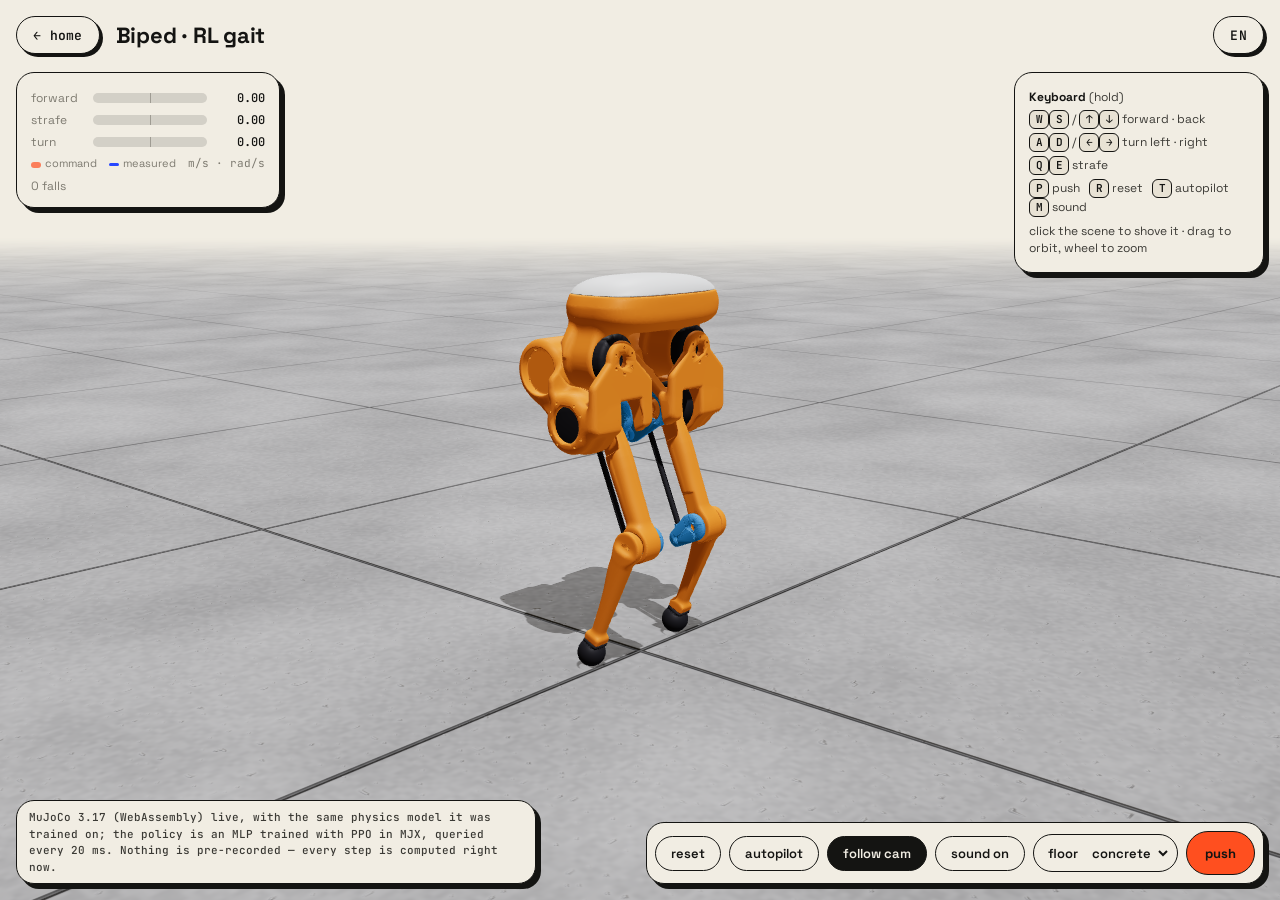
<file: biped/index.html>
<!doctype html>
<html lang="zh-CN">
<head>
<meta charset="utf-8">
<meta name="viewport" content="width=device-width, initial-scale=1, maximum-scale=1, user-scalable=no, viewport-fit=cover">
<title>Biped · RL gait</title>
<meta name="description" content="A bipedal robot walking with a reinforcement-learned policy, simulated live in your browser (MuJoCo WASM).">
<meta name="robots" content="noindex">
<meta name="color-scheme" content="light dark">
<meta name="theme-color" content="#f1ede3" media="(prefers-color-scheme: light)">
<meta name="theme-color" content="#11110f" media="(prefers-color-scheme: dark)">
<link rel="icon" href="../assets/brand/favicon.svg" type="image/svg+xml">
<link rel="apple-touch-icon" href="../assets/brand/apple-touch-icon.png">
<link rel="preload" href="../assets/fonts/jetbrains-mono.woff2" as="font" type="font/woff2" crossorigin>
<script>
  // language + mode before first paint: ?lang= → homepage choice (shared origin) → browser
  (() => {
    const q = new URLSearchParams(location.search), ok = ["zh", "en", "ja"];
    let l = q.get("lang");
    if (!ok.includes(l)) { try { l = localStorage.getItem("d66-lang"); } catch {} }
    if (!ok.includes(l)) l = /^ja/i.test(navigator.language) ? "ja" : /^zh/i.test(navigator.language) ? "zh" : "en";
    document.documentElement.lang = { zh: "zh-CN", en: "en", ja: "ja" }[l];
    document.documentElement.dataset.mode = q.has("embed") ? "embed" : "page";
    window.__lang = l;
  })();
</script>
<style>
  @font-face { font-family: "JetBrains Mono"; src: url(../assets/fonts/jetbrains-mono.woff2) format("woff2"); font-weight: 100 800; font-display: swap; }
  @font-face { font-family: "Space Grotesk"; src: url(../assets/fonts/space-grotesk.woff2) format("woff2"); font-weight: 300 700; font-display: swap; }
  :root {
    color-scheme: light;
    --paper: #f1ede3; --paper-2: #e8e2d4; --ink: #141412; --ink-2: #3b3a35; --muted: #7d7a70; --line: #14141222; --hard: #141412;
    --vermilion: #ff4f1f; --cobalt: #2747ff; --mint: #7dff9a;
    --bg: var(--paper); --fg: var(--ink); --panel: var(--paper); --edge: var(--ink); --dim: var(--muted);
    --mono: "JetBrains Mono", ui-monospace, Menlo, monospace;
    --sans: "Space Grotesk", "PingFang SC", "Hiragino Sans", "Microsoft YaHei", system-ui, sans-serif;
  }
  @media (prefers-color-scheme: dark) {
    :root { color-scheme: dark; --paper: #11110f; --paper-2: #1c1b18; --ink: #ece6da; --ink-2: #bcb7aa; --muted: #8a867b; --line: #ece6da24; --hard: #3a3832; --cobalt: #7b8fff; }
  }
  :root[data-mode="embed"] { --bg: #141412; --fg: #f1ede3; --panel: #141412d9; --edge: #f1ede333; --dim: #8d887b; --line: #f1ede322; }
  * { box-sizing: border-box; }
  html, body { margin: 0; height: 100%; overflow: hidden; background: var(--bg); color: var(--fg);
               font: 14px/1.4 var(--sans); -webkit-user-select: none; user-select: none; touch-action: none; -webkit-font-smoothing: antialiased; }
  #view { position: fixed; inset: 0; width: 100%; height: 100%; display: block; outline: none; }
  .panel { position: fixed; background: var(--panel); border: 1.5px solid var(--edge); border-radius: 18px; }
  [data-mode="page"] .panel { box-shadow: 5px 5px 0 var(--hard); }
  [data-mode="embed"] .panel { backdrop-filter: blur(6px); -webkit-backdrop-filter: blur(6px); border-radius: 14px; }

  /* top bar (page) */
  #top { top: 16px; left: 16px; right: 16px; display: flex; align-items: center; gap: 10px; background: none; border: 0; box-shadow: none !important; pointer-events: none; }
  #top > * { pointer-events: auto; }
  .pill { display: inline-flex; align-items: center; gap: 8px; height: 38px; padding: 0 16px; border: 1.5px solid var(--ink); border-radius: 99px;
          background: var(--paper); color: var(--ink); font: 600 13px var(--mono); text-decoration: none; letter-spacing: .02em; box-shadow: 3px 3px 0 var(--hard); }
  .pill:hover { background: var(--ink); color: var(--paper); }
  #top h1 { margin: 0 0 0 6px; font: 700 clamp(16px, 2.2vw, 22px)/1 var(--sans); letter-spacing: -.01em; }
  #top .sp { flex: 1; }
  #langBtn { cursor: pointer; }

  #hud { top: 72px; left: 16px; padding: 12px 14px; min-width: 260px; }
  [data-mode="embed"] #hud { top: 10px; left: auto; right: 10px; min-width: 210px; padding: 8px 10px; }
  .row { display: grid; grid-template-columns: 54px 1fr 50px; align-items: center; gap: 8px; margin: 5px 0; }
  .row .k { color: var(--dim); font-size: 12px; }
  .row .v { text-align: right; font: 500 12px var(--mono); font-variant-numeric: tabular-nums; }
  .bar { position: relative; height: 10px; border-radius: 5px; background: var(--line); overflow: hidden; }
  .bar i { position: absolute; top: 0; bottom: 0; left: 50%; width: 0; border-radius: 5px; }
  .bar i.cmd { background: var(--vermilion); opacity: .55; }
  .bar i.meas { background: var(--cobalt); height: 4px; top: 3px; }
  [data-mode="embed"] .bar i.meas { background: var(--mint); }
  .bar::after { content: ""; position: absolute; left: 50%; top: 0; bottom: 0; width: 1px; background: var(--dim); opacity: .6; }
  .legend { display: flex; gap: 12px; color: var(--dim); font-size: 11px; margin-top: 6px; }
  .legend span::before { content: ""; display: inline-block; width: 10px; height: 6px; border-radius: 3px; margin-right: 4px; vertical-align: middle; background: var(--vermilion); opacity: .7; }
  .legend span.m::before { background: var(--cobalt); opacity: 1; height: 3px; }
  [data-mode="embed"] .legend span.m::before { background: var(--mint); }
  .legend em { font-style: normal; margin-left: auto; font-family: var(--mono); }
  #falls { color: var(--dim); font-size: 12px; margin-top: 6px; display: flex; justify-content: space-between; gap: 10px; }
  #mode { font: 700 10.5px var(--mono); letter-spacing: .08em; color: var(--vermilion); }
  #mode.you { color: var(--cobalt); }
  [data-mode="embed"] #mode.you { color: var(--mint); }

  #help { top: 72px; right: 16px; padding: 12px 14px; font-size: 12px; color: var(--ink-2); max-width: 250px; }
  #help b { color: var(--ink); font-weight: 700; }
  #help kbd { display: inline-block; min-width: 20px; padding: 0 5px; border: 1.5px solid var(--ink); border-radius: 6px;
              text-align: center; font: 600 11px/17px var(--mono); color: var(--ink); background: var(--paper-2); }
  #help div { margin: 4px 0; }

  /* bottom-right dock: [more…] [push] ; on touch screens the strafe pad sits above it and "more" folds into a popover */
  #dock { position: fixed; right: max(16px, env(safe-area-inset-right)); bottom: max(16px, env(safe-area-inset-bottom)); display: flex; flex-direction: column; align-items: flex-end; gap: 10px; z-index: 3; }
  #dock .panel { position: relative; }
  #buttons { padding: 8px; display: flex; gap: 8px; align-items: center; }
  #more { display: flex; gap: 8px; align-items: center; flex-wrap: wrap; justify-content: flex-end; }
  button, .sel { border: 1.5px solid var(--ink); background: var(--paper); color: var(--ink); border-radius: 99px;
           padding: 8px 15px; font: 600 13px var(--sans); cursor: pointer; touch-action: manipulation; white-space: nowrap; }
  button:hover { background: var(--paper-2); }
  button.primary { background: var(--ink); color: var(--paper); }
  button.hot { background: var(--vermilion); color: #141412; border-color: #141412; }
  button.off { opacity: .55; }
  .sel { display: inline-flex; align-items: center; gap: 6px; padding: 0 6px 0 14px; height: 38px; }
  .sel select { font: 600 13px var(--sans); color: inherit; background: transparent; border: 0; outline: 0; padding: 6px 4px; cursor: pointer; }
  .sel select option { color: #141412; background: #f1ede3; }
  #moreBtn { display: none; width: 44px; height: 44px; padding: 0; font: 800 18px/1 var(--mono); }
  #push { height: 44px; padding: 0 18px; font-weight: 700; }
  #full { display: none; }
  [data-mode="embed"] #dock { right: 10px; bottom: 10px; }
  [data-mode="embed"] #buttons { padding: 6px; gap: 6px; }
  [data-mode="embed"] #more { gap: 6px; }
  [data-mode="embed"] button { border-color: #f1ede355; background: transparent; color: #f1ede3; padding: 6px 12px; font: 600 11.5px var(--mono); }
  [data-mode="embed"] button:hover { background: #f1ede31a; }
  [data-mode="embed"] button.hot { background: var(--vermilion); color: #141412; border-color: var(--vermilion); }
  [data-mode="embed"] #push { height: auto; padding: 6px 12px; }
  [data-mode="embed"] #full { display: inline-block; }
  [data-mode="embed"] #follow, [data-mode="embed"] #autoBtn, [data-mode="embed"] #sound, [data-mode="embed"] .sel,
  [data-mode="embed"] #help, [data-mode="embed"] #top, [data-mode="embed"] #foot, [data-mode="embed"] #side { display: none !important; }

  #side { display: none; align-items: center; gap: 8px; padding: 6px; }
  #side span { font: 600 11px var(--mono); color: var(--dim); padding: 0 2px; }
  #side button { width: 48px; height: 44px; padding: 0; font-size: 16px; }

  #live { display: none; left: 10px; top: 10px; padding: 6px 10px; font: 600 10.5px/1.5 var(--mono); letter-spacing: .06em; color: #f1ede3; max-width: calc(100% - 250px); }
  #live b { color: var(--vermilion); font-weight: 700; margin-right: 8px; }
  #live b::before { content: "●"; margin-right: 6px; animation: blink 1s steps(1) infinite; }
  #live small { display: block; color: var(--dim); font-size: 10px; letter-spacing: .02em; }
  [data-mode="embed"] #live { display: block; }
  #hint { display: none; left: 10px; bottom: 10px; padding: 6px 10px; font: 500 10.5px var(--mono); color: var(--dim); max-width: calc(100% - 260px); }
  [data-mode="embed"] #hint { display: block; }
  @keyframes blink { 50% { opacity: 0; } }

  #foot { left: 16px; bottom: 16px; padding: 8px 12px; font: 500 11px/1.5 var(--mono); color: var(--ink-2); max-width: min(520px, calc(100% - 640px)); }
  @media (max-width: 1180px) { [data-mode="page"] #foot { display: none; } }

  #stick { left: max(16px, env(safe-area-inset-left)); bottom: max(16px, env(safe-area-inset-bottom)); width: 150px; height: 150px; border-radius: 50%; display: none; }
  #stick .knob { position: absolute; left: 50%; top: 50%; width: 58px; height: 58px; margin: -29px 0 0 -29px;
                 border-radius: 50%; background: var(--vermilion); border: 1.5px solid #141412; }
  #stick .lbl { position: absolute; font-size: 11px; color: var(--muted); }
  #loading { position: fixed; inset: 0; display: flex; flex-direction: column; align-items: center; justify-content: center;
             gap: 14px; background: var(--bg); z-index: 10; transition: opacity .5s; }
  #loading .track { width: 240px; height: 8px; border-radius: 4px; border: 1.5px solid var(--fg); overflow: hidden; }
  #loading .track i { display: block; height: 100%; width: 0; background: var(--vermilion); transition: width .2s; }
  #loading .msg { color: var(--dim); font: 500 12px var(--mono); letter-spacing: .04em; }
  #loading.gone { opacity: 0; pointer-events: none; }
  #toast { position: fixed; left: 50%; top: 22%; transform: translateX(-50%) rotate(-2deg); padding: 8px 18px; border-radius: 99px;
           background: var(--vermilion); color: #141412; border: 1.5px solid #141412; opacity: 0; transition: opacity .25s;
           pointer-events: none; font: 700 14px var(--sans); z-index: 5; }

  /* phones / touch: joystick bottom-left, strafe pad + [⋯][push] bottom-right, everything else folded */
  @media (hover: none), (max-width: 760px) {
    [data-mode="page"] #help { display: none; }
    [data-mode="page"] #stick { display: block; }
    [data-mode="page"] #side { display: flex; }
    [data-mode="page"] #hud { min-width: 0; width: calc(100% - 32px); }
    [data-mode="page"] #moreBtn { display: inline-block; }
    [data-mode="page"] #more { display: none; position: absolute; right: 0; bottom: calc(100% + 10px); flex-direction: column; align-items: stretch;
                               flex-wrap: nowrap; padding: 8px; min-width: 190px; background: var(--paper); border: 1.5px solid var(--ink);
                               border-radius: 18px; box-shadow: 5px 5px 0 var(--hard); }
    [data-mode="page"] #buttons.open #more { display: flex; }
    [data-mode="page"] #buttons.open #moreBtn { background: var(--ink); color: var(--paper); }
    [data-mode="page"] #more > * { justify-content: space-between; text-align: left; }
    #top h1 { display: none; }
  }
  @media (max-width: 370px) { #stick { width: 128px; height: 128px; } #side button { width: 42px; } }
  @media (max-width: 560px) {
    [data-mode="embed"] #hud { display: none; }
    [data-mode="embed"] #live { max-width: calc(100% - 20px); }
    [data-mode="embed"] #hint { display: none; }
  }
</style>
<script type="importmap">{ "imports": { "three": "../assets/vendor/three.module.min.js", "three/addons/": "../assets/vendor/jsm/" } }</script>
</head>
<body>
<canvas id="view" tabindex="0"></canvas>

<div id="loading"><div class="msg" id="loadmsg" data-t="loading">loading…</div><div class="track"><i id="loadbar"></i></div></div>

<div id="top" class="panel">
  <a class="pill" id="home" href="../" data-t="back">← dreaming66</a>
  <h1 data-t="title">Biped · RL gait</h1>
  <span class="sp"></span>
  <button class="pill" id="langBtn">ZH</button>
</div>

<div id="hud" class="panel">
  <div class="row"><span class="k" data-t="fwd">forward</span><div class="bar"><i class="cmd" id="b0c"></i><i class="meas" id="b0m"></i></div><span class="v" id="v0">0.00</span></div>
  <div class="row"><span class="k" data-t="side">strafe</span><div class="bar"><i class="cmd" id="b1c"></i><i class="meas" id="b1m"></i></div><span class="v" id="v1">0.00</span></div>
  <div class="row"><span class="k" data-t="turn">turn</span><div class="bar"><i class="cmd" id="b2c"></i><i class="meas" id="b2m"></i></div><span class="v" id="v2">0.00</span></div>
  <div class="legend"><span data-t="cmd">command</span><span class="m" data-t="meas">measured</span><em>m/s · rad/s</em></div>
  <div id="falls"><span id="fallN"></span><span id="mode"></span></div>
</div>

<div id="help" class="panel">
  <div data-t-html="h0"></div>
  <div><kbd>W</kbd><kbd>S</kbd> / <kbd>↑</kbd><kbd>↓</kbd> <span data-t="h1"></span></div>
  <div><kbd>A</kbd><kbd>D</kbd> / <kbd>←</kbd><kbd>→</kbd> <span data-t="h2"></span></div>
  <div><kbd>Q</kbd><kbd>E</kbd> <span data-t="h3"></span></div>
  <div><kbd>P</kbd> <span data-t="h4"></span> &nbsp; <kbd>R</kbd> <span data-t="h5"></span> &nbsp; <kbd>T</kbd> <span data-t="h6"></span> &nbsp; <kbd>M</kbd> <span data-t="h8"></span></div>
  <div style="margin-top:6px" data-t="h7"></div>
</div>

<div id="live" class="panel"><b>LIVE</b>MuJoCo 3.17 WASM · 50 Hz<small data-t="liveSub"></small></div>
<div id="hint" class="panel" data-t="hint"></div>
<div id="foot" class="panel" data-t-html="foot"></div>

<div id="stick" class="panel"><div class="knob" id="knob"></div>
  <span class="lbl" style="top:8px;left:50%;transform:translateX(-50%)" data-t="s0"></span>
  <span class="lbl" style="bottom:8px;left:50%;transform:translateX(-50%)" data-t="s1"></span>
  <span class="lbl" style="left:10px;top:50%;transform:translateY(-50%)" data-t="s2"></span>
  <span class="lbl" style="right:10px;top:50%;transform:translateY(-50%)" data-t="s3"></span>
</div>

<div id="dock">
  <div id="side" class="panel"><button id="sl" aria-label="strafe left">◀</button><span data-t="side">strafe</span><button id="sr" aria-label="strafe right">▶</button></div>
  <div id="buttons" class="panel">
    <div id="more">
      <button id="reset" data-t="reset">reset</button>
      <button id="autoBtn" data-t="auto">autopilot</button>
      <button id="follow" class="primary" data-t="follow">follow</button>
      <button id="sound">sound</button>
      <label class="sel"><span data-t="ground">ground</span><select id="ground"></select></label>
      <button id="full" data-t="full">full screen ↗</button>
    </div>
    <button id="moreBtn" aria-expanded="false" aria-controls="more" data-t-attr="aria-label:moreLbl">⋯</button>
    <button id="push" class="hot" data-t="push">push</button>
  </div>
</div>
<div id="toast"></div>

<script type="module" src="app.js"></script>
</body>
</html>
</file>
<file: style.css>
/* ==========================================================
   dreaming66 — paper & ink, instruments in between
   ========================================================== */
/* self-hosted, subset to the characters this site uses */
@font-face { font-family: "Instrument Serif"; src: url(assets/fonts/instrument-serif.woff2) format("woff2"); font-weight: 400; font-style: normal; font-display: swap; }
@font-face { font-family: "Instrument Serif"; src: url(assets/fonts/instrument-serif-italic.woff2) format("woff2"); font-weight: 400; font-style: italic; font-display: swap; }
@font-face { font-family: "JetBrains Mono"; src: url(assets/fonts/jetbrains-mono.woff2) format("woff2"); font-weight: 100 800; font-style: normal; font-display: swap; }
@font-face { font-family: "Space Grotesk"; src: url(assets/fonts/space-grotesk.woff2) format("woff2"); font-weight: 300 700; font-style: normal; font-display: swap; }
@font-face { font-family: "Noto Serif SC"; src: url(assets/fonts/noto-serif-sc-500.woff2) format("woff2"); font-weight: 400 600; font-display: swap; }
@font-face { font-family: "Noto Serif SC"; src: url(assets/fonts/noto-serif-sc-900.woff2) format("woff2"); font-weight: 700 900; font-display: swap; }
@font-face { font-family: "Noto Serif JP"; src: url(assets/fonts/noto-serif-jp-500.woff2) format("woff2"); font-weight: 400 600; font-display: swap; }
@font-face { font-family: "Noto Serif JP"; src: url(assets/fonts/noto-serif-jp-900.woff2) format("woff2"); font-weight: 700 900; font-display: swap; }

:root {
  --paper: #f1ede3;
  --paper-2: #e8e2d4;
  --ink: #141412;
  --ink-2: #3b3a35;
  --muted: #7d7a70;
  --line: #14141222;
  --vermilion: #ff4f1f;
  --cobalt: #2747ff;
  --moss: #2f7d5b;
  --sun: #fdb913;               /* one yellow everywhere: the logo's */
  --mint: #7dff9a;
  /* fixed, theme-independent: instrument screens stay ink, text on them stays paper */
  --night: #141412;
  --brand: var(--sun);          /* the cube logo's yellow, same in both themes */
  --lt: #f1ede3;
  --hard: #141412;              /* the offset "sticker" shadows */
  --hl: #fdb913;
  --hl2: #fdb91388;
  color-scheme: light;
  --serif: "Instrument Serif", "Noto Serif SC", Georgia, serif;
  --cn-serif: "Noto Serif SC", "Songti SC", serif;
  --sans-cjk: "PingFang SC", "Microsoft YaHei";
  --sans: "Space Grotesk", "PingFang SC", "Microsoft YaHei", system-ui, sans-serif;
  --mono: "JetBrains Mono", ui-monospace, Menlo, monospace;
  --g: clamp(16px, 4.5vw, 80px);
  --ease: cubic-bezier(.23, 1, .32, 1);
  --ease-io: cubic-bezier(.77, 0, .175, 1);
}

/* browser dark mode: paper and ink swap, ink panels stay ink, the vermilion stays */
@media (prefers-color-scheme: dark) {
  :root {
    color-scheme: dark;
    --paper: #11110f; --paper-2: #1c1b18; --ink: #ece6da; --ink-2: #bcb7aa; --muted: #8a867b; --line: #ece6da24;
    --cobalt: #7b8fff; --moss: #3f9c72; --hard: #3a3832; --hl: #fdb91366; --hl2: #fdb91355;
  }
}

*, *::before, *::after { box-sizing: border-box; }
html { scroll-behavior: smooth; overflow-x: clip; -webkit-text-size-adjust: 100%; }
body { margin: 0; background: var(--paper); color: var(--ink); font: 400 16px/1.6 var(--sans); overflow-x: clip; -webkit-font-smoothing: antialiased; }
body.gated { overflow: hidden; }
::selection { background: var(--vermilion); color: var(--paper); }
a { color: inherit; text-decoration: none; }
button { font: inherit; color: inherit; background: none; border: 0; cursor: pointer; padding: 0; }
.mono { font-family: var(--mono); letter-spacing: .02em; }
.d { color: var(--muted); }
kbd { font: 600 .85em var(--mono); padding: 1px 6px; border: 1px solid currentColor; border-radius: 4px; }
.skip { position: fixed; left: -999px; top: 8px; z-index: 999; background: var(--ink); color: var(--paper); padding: 8px 14px; }
.skip:focus { left: 8px; }
:focus-visible { outline: 2px solid var(--vermilion); outline-offset: 3px; }
@media (hover: hover) and (pointer: fine) { body.has-cursor, body.has-cursor a, body.has-cursor button, body.has-cursor input, body.has-cursor canvas, body.has-cursor .clip { cursor: none; } }

/* ---------- grain / progress ---------- */
.grain { position: fixed; inset: -50%; z-index: 90; pointer-events: none; opacity: .07; background-image: url("data:image/svg+xml,%3Csvg xmlns='http://www.w3.org/2000/svg' width='160' height='160'%3E%3Cfilter id='n'%3E%3CfeTurbulence type='fractalNoise' baseFrequency='.9' numOctaves='3' stitchTiles='stitch'/%3E%3C/filter%3E%3Crect width='100%25' height='100%25' filter='url(%23n)'/%3E%3C/svg%3E"); animation: grain 1.2s steps(6) infinite; }
@keyframes grain { 0%{transform:translate(0,0)} 20%{transform:translate(-3%,2%)} 40%{transform:translate(2%,-4%)} 60%{transform:translate(-4%,-1%)} 80%{transform:translate(3%,3%)} 100%{transform:translate(0,0)} }
.progress { position: fixed; top: 0; left: 0; right: 0; height: 3px; z-index: 95; }
.progress i { display: block; height: 100%; background: var(--vermilion); transform-origin: 0 50%; transform: scaleX(0); }

/* ---------- cursor ---------- */
.cursor { position: fixed; inset: 0; pointer-events: none; z-index: 220; display: none; }
body.has-cursor .cursor { display: block; }
.c-dot, .c-ring { position: absolute; left: 0; top: 0; border-radius: 50%; will-change: transform; }
.c-dot { width: 6px; height: 6px; margin: -3px 0 0 -3px; background: var(--vermilion); }
.c-ring { width: 38px; height: 38px; margin: -19px 0 0 -19px; border: 1.5px solid #fff; mix-blend-mode: difference; display: grid; place-items: center; transition: width .35s var(--ease), height .35s var(--ease), margin .35s var(--ease), background .35s; }
.c-label { font: 700 10px/1 var(--mono); color: #000; opacity: 0; text-transform: uppercase; letter-spacing: .08em; transition: opacity .2s; }
.cursor.hover .c-ring { width: 74px; height: 74px; margin: -37px 0 0 -37px; background: #fff; }
.cursor.hover .c-label { opacity: 1; }
.cursor.down .c-ring { width: 26px; height: 26px; margin: -13px 0 0 -13px; }

/* ---------- gate (loader) ---------- */
html.seen .gate { display: none; }
.sprite { position: absolute; width: 0; height: 0; overflow: hidden; }

.gate { position: fixed; inset: 0; z-index: 300; background: var(--night); color: var(--lt); display: flex; flex-direction: column; justify-content: flex-end; padding: var(--g); transition: clip-path 1.1s var(--ease-io); clip-path: inset(0 0 0 0); }
.gate.off { clip-path: inset(0 0 100% 0); pointer-events: none; }
.post { font: 12px/1.75 var(--mono); color: #b9b4a6; margin: 0 0 22px; white-space: pre-wrap; min-height: 13em; }
.post .ok { color: var(--mint); } .post .w { color: var(--sun); } .post .h { color: var(--vermilion); }
.gate-choice { display: flex; flex-wrap: wrap; align-items: center; gap: 12px; margin-bottom: 26px; opacity: 0; transform: translateY(14px); transition: .6s var(--ease); pointer-events: none; }
.gate-choice.show { opacity: 1; transform: none; pointer-events: auto; }
.gate .pill { border-color: var(--lt); background: transparent; color: var(--lt); }
.gate .pill span:last-child { background: var(--lt); color: var(--night); }
.gate .ink-pill { background: var(--vermilion); border-color: var(--vermilion); color: var(--night); }
.gate .ink-pill span:last-child { background: var(--night); color: var(--vermilion); }
.gate-hint { font-size: 11px; color: #8d887b; }
.gate-cube { position: absolute; top: calc(var(--g) + 8px); right: var(--g); width: clamp(92px, 14vw, 200px); height: auto; color: var(--brand); overflow: visible; }
.gc-lines { fill: none; stroke: currentColor; stroke-width: 2.6; stroke-linecap: round; stroke-linejoin: round; animation: gc-fade .45s 1.5s forwards; }
.gc-lines > * { stroke-dasharray: 1; stroke-dashoffset: 1; animation: gc-draw .42s var(--ease) calc(.15s + var(--i) * .09s) forwards; }
.gc-ink { fill: currentColor; opacity: 0; animation: gc-ink .5s var(--ease) 1.3s forwards; }
@keyframes gc-draw { to { stroke-dashoffset: 0; } }
@keyframes gc-ink { to { opacity: 1; } }
@keyframes gc-fade { to { opacity: 0; } }
@media (prefers-reduced-motion: reduce) { .gc-lines { display: none; } .gc-ink { opacity: 1; animation: none; } }
.gate-word { font: 400 clamp(52px, 11vw, 170px)/.9 var(--serif); letter-spacing: -.02em; }
.gate-word em { color: var(--vermilion); }
.crt { display: none; }

/* ---------- header ---------- */
.hdr { position: fixed; top: 16px; left: var(--g); right: var(--g); z-index: 80; display: flex; align-items: center; justify-content: space-between; gap: 10px; pointer-events: none; }
.hdr > * { pointer-events: auto; }
.brand { display: inline-flex; align-items: center; gap: 10px; font-weight: 700; font-size: 18px; letter-spacing: -.02em; background: var(--paper); padding: 6px 14px 6px 6px; border-radius: 99px; border: 1px solid var(--line); }
.brand b { color: var(--vermilion); }
.brand-mark { display: grid; place-items: center; width: 32px; height: 32px; border-radius: 50%; background: var(--brand); color: #141412; }
.brand-mark svg { width: 19px; height: 21px; overflow: visible; fill: currentColor; }
.bm-lid { transform-box: fill-box; transform-origin: 0 100%; transition: transform .45s var(--ease); }
.brand:hover .bm-lid, .brand:focus-visible .bm-lid { transform: translateY(-16%) rotate(-12deg); }
.hdr-mid { display: flex; gap: 10px; align-items: center; font-size: 11px; color: var(--ink-2); background: var(--paper); padding: 8px 14px; border-radius: 99px; border: 1px solid var(--line); }
.hdr-mid .sep { opacity: .35; }
.pulse { width: 7px; height: 7px; border-radius: 50%; background: #29c467; animation: pulse 2s infinite; }
@keyframes pulse { 0% { box-shadow: 0 0 0 0 #29c46788; } 70% { box-shadow: 0 0 0 9px #29c46700; } 100% { box-shadow: 0 0 0 0 #29c46700; } }
.hdr-act { display: flex; gap: 6px; }
.chip { height: 42px; min-width: 42px; padding: 0 12px; border-radius: 99px; background: var(--paper); border: 1px solid var(--line); font-size: 13px; font-weight: 700; transition: background .25s, color .25s; }
.chip b { font-size: 9px; font-weight: 800; color: var(--muted); }
.chip[aria-pressed="true"] { background: var(--vermilion); color: var(--paper); border-color: var(--night); }
.chip[aria-pressed="true"] b { color: var(--paper); }
.menu-btn { display: inline-flex; align-items: center; gap: 12px; height: 42px; padding: 0 8px 0 18px; border-radius: 99px; background: var(--ink); color: var(--paper); font-weight: 500; box-shadow: 0 0 0 1px #f1ede340; }
.menu-btn i { width: 28px; height: 28px; border-radius: 50%; background: var(--vermilion); display: grid; place-content: center; gap: 4px; }
.menu-btn i b { display: block; width: 12px; height: 1.5px; background: var(--paper); transition: transform .4s var(--ease); }
body.menu-open .menu-btn i b:first-child { transform: translateY(2.75px) rotate(45deg); }
body.menu-open .menu-btn i b:last-child { transform: translateY(-2.75px) rotate(-45deg); }
@media (max-width: 900px) { .hdr-mid { display: none; } }
@media (max-width: 620px) { .menu-btn span, .chip b, #xrayBtn { display: none; } .menu-btn { padding: 0 7px; height: 38px; } .chip { padding: 0; width: 38px; min-width: 38px; height: 38px; } .brand { font-size: 16px; } }

/* ---------- menu ---------- */
.menu { position: fixed; inset: 0; z-index: 75; background: var(--night); color: var(--lt); clip-path: circle(0% at calc(100% - 60px) 38px); transition: clip-path .9s var(--ease-io); display: flex; flex-direction: column; justify-content: center; padding: 100px var(--g) 40px; overflow-y: auto; }
body.menu-open .menu { clip-path: circle(150% at calc(100% - 60px) 38px); }
.menu-inner { display: flex; flex-direction: column; }
.menu a { display: flex; align-items: baseline; gap: 20px; padding: 6px 0; border-bottom: 1px solid #ffffff1a; font: 900 clamp(28px, 5.4vw, 70px)/1.1 var(--cn-serif); transform: translateY(40px); opacity: 0; transition: transform .8s var(--ease), opacity .8s var(--ease), color .3s; }
.menu a::before { content: attr(data-i); font: 12px var(--mono); color: var(--vermilion); }
.menu a em { font: italic 400 .55em var(--serif); color: #8d887b; margin-left: auto; }
.menu a:hover { color: var(--vermilion); }
body.menu-open .menu a { transform: none; opacity: 1; }
body.menu-open .menu a:nth-child(2) { transition-delay: .04s } body.menu-open .menu a:nth-child(3) { transition-delay: .08s } body.menu-open .menu a:nth-child(4) { transition-delay: .12s }
body.menu-open .menu a:nth-child(5) { transition-delay: .16s } body.menu-open .menu a:nth-child(6) { transition-delay: .2s } body.menu-open .menu a:nth-child(7) { transition-delay: .24s } body.menu-open .menu a:nth-child(8) { transition-delay: .28s }
.menu-foot { margin-top: 28px; color: #8d887b; font-size: 12px; }

/* ---------- pills ---------- */
.pill { display: inline-flex; align-items: center; gap: 14px; height: 50px; padding: 0 8px 0 22px; border-radius: 99px; border: 1.5px solid var(--ink); background: var(--paper); font-weight: 500; white-space: nowrap; transition: background .3s, color .3s; }
.pill span:last-child { display: grid; place-items: center; width: 34px; height: 34px; border-radius: 50%; background: var(--ink); color: var(--paper); transition: transform .4s var(--ease), background .3s; }
.pill:hover span:last-child { transform: rotate(-45deg); background: var(--vermilion); }
.ink-pill { background: var(--ink); color: var(--paper); }
.ink-pill span:last-child { background: var(--vermilion); }
.pill.sm { height: 40px; padding-left: 16px; font-size: 14px; } .pill.sm span:last-child { width: 28px; height: 28px; }
.pill.big { height: 64px; font-size: clamp(16px, 1.7vw, 21px); padding-left: 26px; } .pill.big span:last-child { width: 46px; height: 46px; }
@media (max-width: 520px) { .pill.big { height: 54px; font-size: 15px; padding-left: 18px; } .pill.big span:last-child { width: 38px; height: 38px; } }

.act { display: inline-flex; align-items: center; gap: 10px; height: 38px; padding: 0 5px 0 14px; border-radius: 99px; border: 1.5px solid var(--ink); background: var(--paper); font: 600 12px var(--mono); letter-spacing: .03em; white-space: nowrap; transition: background .25s, color .25s; }
.act::after { content: "→"; display: grid; place-items: center; width: 28px; height: 28px; border-radius: 50%; background: var(--ink); color: var(--paper); font-size: 13px; transition: transform .4s var(--ease), background .25s; }
.act:hover:not(:disabled) { background: var(--ink); color: var(--paper); }
.act:hover:not(:disabled)::after { transform: rotate(-45deg); background: var(--vermilion); }
.act:disabled { opacity: .35; cursor: not-allowed; }
.act.hotbtn:not(:disabled) { border-color: var(--vermilion); color: var(--vermilion); }
.act.hotbtn:not(:disabled)::after { background: var(--vermilion); animation: blink 1s steps(1) infinite; }
@keyframes blink { 50% { opacity: .25; } }

.tog { display: inline-flex; gap: 3px; padding: 3px; border: 1.5px solid var(--ink); border-radius: 99px; background: var(--paper); flex-wrap: wrap; }
.tog button { padding: 6px 12px; border-radius: 99px; font: 600 11px var(--mono); transition: background .25s, color .25s; }
.tog button.on { background: var(--ink); color: var(--paper); }
.tog button:hover:not(.on) { color: var(--vermilion); }
.sl { display: inline-flex; align-items: center; gap: 10px; height: 38px; padding: 0 14px; border: 1.5px solid var(--ink); border-radius: 99px; font: 700 11px var(--mono); }
.sl.wide input { width: 180px; }
input[type=range] { -webkit-appearance: none; appearance: none; width: 120px; height: 4px; background: var(--ink); border-radius: 4px; outline: 0; }
input[type=range]::-webkit-slider-thumb { -webkit-appearance: none; width: 18px; height: 18px; border-radius: 50%; background: var(--vermilion); border: 2px solid var(--ink); }
input[type=range]::-moz-range-thumb { width: 18px; height: 18px; border-radius: 50%; background: var(--vermilion); border: 2px solid var(--ink); }

/* ---------- hero ---------- */
.hero { position: relative; min-height: 100svh; padding: 120px var(--g) 60px; display: flex; flex-direction: column; justify-content: flex-end; overflow: hidden; }
.ink { position: absolute; inset: 0; width: 100%; height: 100%; display: block; }
.hero-meta { position: absolute; top: 86px; left: var(--g); right: var(--g); display: flex; justify-content: space-between; gap: 12px; font-size: 11px; color: var(--ink-2); }
@media (max-width: 720px) { .hero-meta span:nth-child(2) { display: none; } }
.hero-copy { position: relative; z-index: 2; pointer-events: none; }
.hero-copy a { pointer-events: auto; }
.hero-kicker { font-size: clamp(15px, 1.6vw, 20px); margin: 0 0 8px; }
.star { color: var(--vermilion); display: inline-block; animation: spin 6s linear infinite; }
@keyframes spin { to { transform: rotate(360deg); } }
.hl { background: linear-gradient(transparent 58%, var(--hl) 58%); padding: 0 2px; }
.hero-name { margin: 0; font-weight: 700; line-height: .82; letter-spacing: -.06em; font-size: clamp(84px, 19vw, 330px); }
.hn-row { display: flex; align-items: flex-end; flex-wrap: wrap; }
.hn-serif { font: italic 400 1.04em/.8 var(--serif); letter-spacing: -.02em; color: var(--vermilion); }
.hn-row2 { gap: 3vw; align-items: center; }
.hn-num { font: italic 400 1em/.8 var(--serif); -webkit-text-stroke: 2px var(--ink); color: transparent; letter-spacing: -.02em; }
.hn-tag { font-size: clamp(11px, 1.1vw, 15px); line-height: 1.5; letter-spacing: 0; font-weight: 400; color: var(--ink-2); border-left: 2px solid var(--vermilion); padding-left: 14px; }
.split .ch { display: inline-block; transform: translateY(105%) rotate(8deg); opacity: 0; transition: transform 1.1s var(--ease), opacity 1.1s var(--ease), color .3s; pointer-events: auto; }
.ready .split .ch { transform: none; opacity: 1; }
.split .ch:hover { color: var(--cobalt); transform: translateY(-6%) rotate(-4deg) !important; transition-duration: .3s; }
.hero-bottom { display: flex; justify-content: space-between; align-items: flex-end; gap: 24px; flex-wrap: wrap; margin-top: 28px; }
.hero-desc { margin: 0; font-size: clamp(15px, 1.4vw, 19px); max-width: 34em; }
.hero-cta { display: flex; gap: 10px; flex-wrap: wrap; }
.reveal-up { opacity: 0; transform: translateY(24px); transition: opacity 1s var(--ease) .5s, transform 1s var(--ease) .5s; }
.ready .reveal-up { opacity: 1; transform: none; }
.hero-hint { position: absolute; right: var(--g); top: 46%; z-index: 2; writing-mode: vertical-rl; font-size: 10px; color: var(--muted); margin: 0; }
.scroll-cue { position: absolute; left: 50%; bottom: 18px; transform: translateX(-50%); display: flex; flex-direction: column; align-items: center; gap: 6px; font-size: 10px; color: var(--muted); z-index: 2; }
.scroll-cue i { width: 1px; height: 40px; background: linear-gradient(var(--ink), transparent); animation: cue 1.8s var(--ease) infinite; transform-origin: top; }
@keyframes cue { 0% { transform: scaleY(0); } 50% { transform: scaleY(1); } 100% { transform: scaleY(1); opacity: 0; } }
.badge-rot { position: absolute; z-index: 3; right: calc(var(--g) + 40px); top: 128px; width: clamp(110px, 12vw, 170px); aspect-ratio: 1; display: grid; place-items: center; }
.badge-rot svg { position: absolute; inset: 0; width: 100%; height: 100%; animation: spin 18s linear infinite; }
.badge-rot text { font: 600 13.4px var(--mono); letter-spacing: .14em; fill: var(--ink); }
.badge-rot b { width: 46%; aspect-ratio: 1; border-radius: 50%; background: var(--vermilion); color: var(--paper); display: grid; place-items: center; font: italic 400 clamp(26px, 3vw, 40px)/1 var(--serif); transition: transform .5s var(--ease), background .3s; }
.badge-rot b svg { position: static; inset: auto; animation: none; width: 44%; height: auto; aspect-ratio: 198.6 / 216.7; fill: currentColor; overflow: visible; }
.badge-rot:hover b { transform: rotate(-20deg) scale(1.1); background: var(--ink); }
@media (max-width: 720px) { .hero-hint, .scroll-cue { display: none; } .badge-rot { top: 110px; right: var(--g); width: 96px; } .badge-rot text { font-size: 15px; } }

/* ---------- marquee ---------- */
.marquee { background: var(--ink); color: var(--paper); overflow: hidden; padding: 16px 0; transform: rotate(-1.6deg) scale(1.04); margin-top: 40px; position: relative; z-index: 3; border-block: 2px solid var(--vermilion); }
.marquee.m2 { background: var(--vermilion); color: var(--ink); transform: rotate(1.2deg) scale(1.04); margin-top: -8px; border-color: var(--ink); z-index: 2; }
.mq-track { display: flex; width: max-content; animation: mq 34s linear infinite; }
.m2 .mq-track { animation-direction: reverse; animation-duration: 40s; }
.marquee:hover .mq-track { animation-play-state: paused; }
.mq-track span { font: 700 clamp(22px, 3.4vw, 46px)/1 var(--sans); letter-spacing: -.02em; white-space: pre; padding-right: .3em; }
.m2 .mq-track span { font: 900 clamp(18px, 2.6vw, 34px)/1 var(--cn-serif); }
@keyframes mq { to { transform: translateX(-50%); } }

/* ---------- section scaffolding ---------- */
/* while the boot screen plays, sections below the fold are skipped (no layout / paint): it used to share the
   main thread with a full layout of every panel on the page. core.js drops .defer at idle after the gate opens,
   so from then on every section has its real height and anchor jumps land exactly. */
.defer main > section:not(.hero), .defer .foot { content-visibility: auto; contain-intrinsic-size: auto 1400px; }
main > section { position: relative; padding-left: var(--g); padding-right: var(--g); }
.sec-h { max-width: 1240px; margin-bottom: clamp(30px, 5vw, 60px); }
.sec-tag { display: inline-flex; gap: 10px; align-items: center; font-size: 12px; color: var(--ink-2); text-transform: uppercase; }
.sec-tag span { display: grid; place-items: center; width: 30px; height: 30px; border-radius: 50%; background: var(--vermilion); color: var(--paper); font-weight: 800; font-size: 11px; }
.sec-t { font: 900 clamp(42px, 7.4vw, 118px)/1.02 var(--cn-serif); letter-spacing: -.03em; margin: 20px 0 16px; transform: skewX(var(--skew, 0deg)); }
.sec-t em { font: italic 400 1.08em/1 var(--serif); color: var(--vermilion); letter-spacing: -.02em; }
.sec-t.big { font-size: clamp(54px, 11vw, 170px); }
.sec-s { max-width: 40em; color: var(--ink-2); font-size: 17px; margin: 0; }
.sec-s b { color: var(--ink); background: linear-gradient(transparent 62%, var(--hl2) 62%); }
.glitching { animation: gl .3s steps(2) 2; }
@keyframes gl { 0% { text-shadow: 3px 0 var(--vermilion), -3px 0 var(--cobalt); transform: translate(2px, 0) skewX(-6deg); } 50% { text-shadow: -4px 0 var(--vermilion), 4px 0 var(--cobalt); transform: translate(-3px, 1px) skewX(5deg); clip-path: inset(10% 0 30% 0); } 100% { text-shadow: none; transform: none; clip-path: none; } }

/* instrument screens: ink panels on paper */
.stage { position: relative; background: var(--night); border: 1.5px solid var(--ink); border-radius: 22px; min-height: 400px; overflow: hidden; box-shadow: 8px 8px 0 var(--vermilion); }
.stage::before { content: ""; position: absolute; inset: 0; pointer-events: none; background-image: linear-gradient(#ffffff0c 1px, transparent 1px), linear-gradient(90deg, #ffffff0c 1px, transparent 1px); background-size: 32px 32px; }
.stage canvas { position: absolute; inset: 0; width: 100%; height: 100%; display: block; touch-action: none; }
.note { position: absolute; right: 14px; bottom: 10px; font-size: 9.5px; color: #8d887b; letter-spacing: .1em; }
.readout { font-size: 12px; background: var(--night); color: var(--mint); border-radius: 14px; padding: 12px 14px; min-height: 4.6em; white-space: pre-wrap; margin: 0; }

/* ---------- spec ---------- */
.spec { padding-top: clamp(100px, 14vw, 200px); padding-bottom: clamp(60px, 9vw, 120px); }
.gen { max-width: 1240px; }
.gen-meta { display: flex; flex-wrap: wrap; gap: 6px 18px; font-size: 11px; color: var(--muted); border-bottom: 1.5px solid var(--ink); padding-bottom: 10px; }
.gen-meta span:last-child { color: var(--vermilion); margin-left: auto; }
.gen-out { font: 500 clamp(24px, 3.8vw, 56px)/1.36 var(--cn-serif); letter-spacing: -.01em; margin: 24px 0 10px; min-height: 4em; max-width: 24em; }
.gen-out .tk { position: relative; border-radius: 3px; transition: background .15s; animation: tkin .5s var(--ease); }
@keyframes tkin { from { color: var(--vermilion); } }
.gen-out .tk:hover { background: #2747ff1f; }
.gen-out .tk.hl { color: var(--vermilion); }
.gen-out .tk[data-lp]:hover::after { content: attr(data-lp); position: absolute; left: 0; bottom: 100%; font: 600 10px var(--mono); background: var(--ink); color: var(--paper); padding: 3px 8px; border-radius: 99px; white-space: nowrap; z-index: 2; }
.gen-out .cur { display: inline-block; width: .45em; height: .9em; background: var(--vermilion); vertical-align: -.08em; animation: blink .8s steps(1) infinite; }
.gen-hint { font-size: 11px; color: var(--muted); margin: 0; }
.stats { display: grid; grid-template-columns: repeat(4, 1fr); border-top: 1.5px solid var(--ink); margin-top: clamp(50px, 7vw, 100px); max-width: 1240px; }
.stat { padding: 24px 20px 10px 0; border-right: 1px solid var(--line); }
.stat + .stat { padding-left: 20px; }
.stat:last-child { border-right: 0; }
.stat b { display: block; font: 400 clamp(44px, 6vw, 96px)/1 var(--serif); letter-spacing: -.03em; }
.stat:nth-child(2) b { color: var(--vermilion); }
.stat span { font-size: 14px; color: var(--ink-2); }
@media (max-width: 820px) { .stats { grid-template-columns: 1fr 1fr; } .stat { border-bottom: 1px solid var(--line); } .stat:nth-child(2) { border-right: 0; } .stat:nth-child(3) { padding-left: 0; } }
.feat { display: grid; grid-template-columns: 1.2fr 1fr; gap: 18px; margin-top: clamp(40px, 6vw, 80px); max-width: 1240px; }
.feat-c { background: var(--paper); border: 1.5px solid var(--ink); border-radius: 22px; padding: 22px clamp(18px, 3vw, 30px); box-shadow: 8px 8px 0 var(--hard); }
.feat-c > span { font-size: 11px; letter-spacing: .14em; color: var(--vermilion); font-weight: 800; }
.feat ul { margin: 12px 0 0; padding: 0; list-style: none; }
.feat li { padding: 9px 0 9px 22px; border-bottom: 1px dashed var(--line); position: relative; font-size: 15px; }
.feat li::before { content: "↳"; position: absolute; left: 0; color: var(--vermilion); }
.bars { margin: 12px 0 0; }
.bars div { display: grid; grid-template-columns: 1fr 1.1fr; gap: 12px; align-items: center; padding: 7px 0; font-size: 12px; }
.bars dd { margin: 0; height: 12px; border-radius: 99px; background: var(--paper-2); position: relative; overflow: hidden; border: 1px solid var(--line); }
.bars dd::after { content: ""; position: absolute; inset: 0; width: calc(var(--v) * 100%); background: var(--ink); border-radius: 99px; transform-origin: left; transform: scaleX(0); transition: transform 1.4s var(--ease); }
.bars dd.wipbar::after { background: var(--cobalt); } .bars dd.warnbar::after { background: var(--vermilion); }
.in .bars dd::after, .bars.in dd::after { transform: scaleX(1); }
.fnote { font-size: 11px; color: var(--muted); margin: 14px 0 0; }
@media (max-width: 820px) { .feat { grid-template-columns: 1fr; } }

/* ---------- build ---------- */
.build { padding-top: clamp(60px, 9vw, 120px); padding-bottom: clamp(60px, 9vw, 120px); }
.flow { display: flex; flex-wrap: wrap; gap: 6px; padding: 0; margin: 0 0 18px; list-style: none; font: 700 11px var(--mono); }
.flow li { padding: 7px 14px; border: 1.5px solid var(--ink); border-radius: 99px; color: var(--muted); transition: .3s; }
.flow li.done { background: var(--ink); color: var(--paper); }
.flow li.cur { background: var(--vermilion); border-color: var(--vermilion); color: var(--paper); animation: blink 1s steps(1) infinite; }
.bringup { display: grid; grid-template-columns: 1.2fr 1fr; gap: 22px; }
.pcb-stage { min-height: 470px; }
.pcb-hud { position: absolute; left: 12px; right: 12px; bottom: 12px; display: flex; gap: 8px; align-items: center; z-index: 2; font-size: 11px; flex-wrap: wrap; }
.pcb-hud span { margin-right: auto; color: var(--mint); font-family: var(--mono); }
.serial { background: var(--night); border-radius: 22px; display: flex; flex-direction: column; min-height: 470px; overflow: hidden; box-shadow: 8px 8px 0 var(--cobalt); }
.serial-bar { display: flex; justify-content: space-between; font-size: 11px; padding: 10px 16px; border-bottom: 1px solid #ffffff1a; color: #8d887b; }
#serialState.live { color: var(--mint); }
.serial-out { flex: 1; margin: 0; padding: 14px 16px; font-size: 11.5px; line-height: 1.55; color: #b6ffc9; overflow: auto; white-space: pre-wrap; max-height: 470px; }
.serial-out .y { color: var(--sun); } .serial-out .c { color: #8fb2ff; } .serial-out .w { color: #fff; }
.serial-out input { background: none; border: 0; outline: 0; color: #fff; font: inherit; width: 60%; }
@media (max-width: 900px) { .bringup { grid-template-columns: 1fr; } .serial, .pcb-stage { min-height: 360px; } }
.mcu-row { display: grid; grid-template-columns: repeat(3, 1fr); gap: 18px; margin-top: 28px; }
.mcu { border: 1.5px solid var(--ink); border-radius: 22px; background: var(--paper); padding: 18px; display: grid; grid-template-columns: 74px 1fr; column-gap: 16px; align-items: center; box-shadow: 6px 6px 0 var(--hard); transition: transform .3s var(--ease), box-shadow .3s; }
.mcu:hover { transform: translate(-3px, -3px); box-shadow: 10px 10px 0 var(--vermilion); }
.chip-svg { grid-row: span 2; width: 74px; height: 74px; background: var(--night); border-radius: 12px; overflow: hidden; }
.chip-svg canvas { width: 100%; height: 100%; display: block; }
.mcu b { font: 800 17px var(--mono); }
.mcu span { color: var(--ink-2); font-size: 13px; }
@media (max-width: 900px) { .mcu-row { grid-template-columns: 1fr; } }
.rack-wrap { display: grid; grid-template-columns: 1fr 1.6fr; gap: 28px; margin-top: clamp(50px, 7vw, 90px); align-items: center; }
.rack-txt h3 { font: 900 clamp(30px, 3.6vw, 52px)/1.12 var(--cn-serif); margin: 14px 0; }
.rack-txt p { color: var(--ink-2); }
.rack-txt .sec-k { font: 800 11px var(--mono); color: var(--vermilion); letter-spacing: .14em; }
.rack-stage { min-height: 420px; }
@media (max-width: 900px) { .rack-wrap { grid-template-columns: 1fr; } }

/* ---------- AuraCore ---------- */
.aura { padding-top: clamp(60px, 9vw, 120px); padding-bottom: clamp(60px, 9vw, 120px); }
.aura-grid { display: grid; grid-template-columns: 1.6fr 1fr; gap: 26px; }
.aura-stage { min-height: 560px; background: url(assets/img/cluster-poster.jpg) center / cover no-repeat, var(--night); }
.aura-stage canvas { opacity: 0; transition: opacity .8s var(--ease); }
.aura-stage.loaded { background: radial-gradient(ellipse at 50% 60%, #2a2a26, var(--night) 70%); }
.aura-stage.loaded canvas { opacity: 1; }
.aura-hud { position: absolute; left: 14px; right: 14px; top: 14px; display: flex; flex-wrap: wrap; gap: 6px; align-items: center; z-index: 2; }
.aura-hud span { margin-left: auto; color: #8d887b; font: 11px var(--mono); }
.kube { position: absolute; right: 14px; bottom: 14px; margin: 0; z-index: 2; font-size: 10.5px; line-height: 1.55; color: var(--mint); background: #141412d9; border: 1px solid #ffffff1a; border-radius: 12px; padding: 8px 12px; white-space: pre; max-width: calc(100% - 28px); overflow: hidden; pointer-events: none; }
.kube:empty { display: none; }
.dt { width: 100%; border-collapse: collapse; font-size: 12.5px; }
.dt th { text-align: left; font: 800 11px var(--mono); color: var(--vermilion); letter-spacing: .12em; padding: 16px 0 6px; border-bottom: 1.5px solid var(--ink); }
.dt tr:first-child th { padding-top: 0; }
.dt td { padding: 7px 0; border-bottom: 1px dashed var(--line); vertical-align: top; }
.dt td:first-child { color: var(--muted); width: 32%; }
.bring { list-style: none; padding: 0; margin: 18px 0 0; font-size: 12.5px; }
.bring li { padding: 9px 12px 9px 36px; position: relative; border: 1.5px solid var(--ink); border-radius: 14px; margin-bottom: 8px; }
.bring li::before { position: absolute; left: 10px; top: 9px; width: 18px; height: 18px; border-radius: 50%; display: grid; place-items: center; font-size: 11px; color: var(--paper); }
.bring .ok::before { content: "✓"; background: var(--moss); }
.bring .bad { border-color: var(--vermilion); } .bring .bad::before { content: "!"; background: var(--vermilion); }
.photos { display: grid; grid-template-columns: .8fr 1.2fr; gap: 22px; margin-top: 28px; }
.photos figure { margin: 0; position: relative; border: 1.5px solid var(--ink); border-radius: 22px; overflow: hidden; box-shadow: 8px 8px 0 var(--hard); transition: transform .5s var(--ease); }
.photos figure:nth-child(1) { transform: rotate(-1.4deg); } .photos figure:nth-child(2) { transform: rotate(1deg); }
.photos figure:hover { transform: rotate(0) scale(1.01); }
.photos img { display: block; width: 100%; height: 100%; max-height: 540px; object-fit: cover; }
.photos figcaption { position: absolute; left: 12px; bottom: 12px; padding: 6px 12px; border-radius: 99px; font-size: 11px; background: var(--paper); border: 1.5px solid var(--ink); }
@media (max-width: 900px) { .aura-grid, .photos { grid-template-columns: 1fr; } .aura-stage { min-height: 460px; } }
@media (max-width: 820px), (pointer: coarse) { .kube { display: none; } .aura-hud span { margin-left: 0; color: var(--mint); } }

/* ---------- experiments ---------- */
.lab, .wip { padding-top: clamp(60px, 9vw, 120px); padding-bottom: clamp(40px, 6vw, 80px); }
.exp { display: grid; grid-template-columns: minmax(280px, 5fr) 7fr; gap: clamp(20px, 3vw, 48px); margin-bottom: clamp(50px, 7vw, 100px); padding-top: 26px; border-top: 1.5px solid var(--ink); opacity: 0; transform: translateY(60px); transition: opacity 1s var(--ease), transform 1s var(--ease); }
.exp.in { opacity: 1; transform: none; }
.tag { font: 800 12px var(--mono); color: var(--vermilion); }
.exp h3 { font: 900 clamp(28px, 3.2vw, 46px)/1.12 var(--cn-serif); margin: 8px 0 14px; letter-spacing: -.02em; }
.exp-h p { color: var(--ink-2); margin: 0 0 18px; }
.ctl { display: flex; flex-wrap: wrap; gap: 8px; align-items: center; margin-bottom: 12px; }
.meter { display: grid; grid-template-columns: repeat(4, 1fr); gap: 1px; background: var(--line); border: 1.5px solid var(--ink); border-radius: 16px; overflow: hidden; margin: 8px 0 0; }
.meter div { background: var(--paper); padding: 10px 12px; }
.meter dt { font: 600 10px var(--mono); color: var(--muted); }
.meter dd { margin: 2px 0 0; font: 800 19px var(--mono); }
@media (max-width: 440px) { .meter { grid-template-columns: 1fr 1fr; } }
.legend { list-style: none; padding: 0; margin: 0; display: flex; flex-wrap: wrap; gap: 6px 14px; font-size: 12px; }
.legend li::before { content: ""; display: inline-block; width: 10px; height: 10px; border-radius: 50%; background: var(--c); margin-right: 6px; vertical-align: -1px; border: 1px solid var(--ink); }
@media (max-width: 900px) { .exp { grid-template-columns: 1fr; } .stage { min-height: 330px; } }
.mcp { display: grid; grid-template-columns: 1fr 56px 1fr; padding: 16px; }
.mcp::before { display: none; }
.code { margin: 0; font: 11.5px/1.65 var(--mono); color: #d8d3c4; white-space: pre; overflow: auto; scrollbar-width: none; background: #ffffff08; border-radius: 12px; padding: 12px; min-height: 370px; }
.code.out { color: #b6ffc9; }
.code .k { color: var(--sun); } .code .s { color: #8fb2ff; } .code .m { color: var(--vermilion); font-weight: 700; } .code .c { color: #77736a; }
.caret { display: inline-block; width: .55em; height: 1.1em; background: var(--vermilion); vertical-align: -2px; animation: blink 1s steps(1) infinite; }
.arrow { display: flex; flex-direction: column; align-items: center; justify-content: center; gap: 6px; font-size: 10px; color: #8d887b; }
.arrow i { width: 36px; height: 2px; background: linear-gradient(90deg, transparent, var(--vermilion), transparent) 0 0/200% 100%; animation: flow 1.1s linear infinite; }
@keyframes flow { to { background-position: -200% 0; } }
@media (max-width: 640px) { .mcp { grid-template-columns: 1fr; grid-template-rows: auto 36px auto; } .code { min-height: 200px; } .arrow i { transform: rotate(90deg); } }
.steps { display: flex; flex-wrap: wrap; gap: 6px; list-style: none; padding: 0; margin: 0 0 14px; font: 700 11px var(--mono); }
.steps li { padding: 5px 12px; border: 1.5px solid var(--ink); border-radius: 99px; color: var(--muted); }
.steps li.done { background: var(--moss); border-color: var(--moss); color: var(--paper); }
.steps li.cur { background: var(--vermilion); border-color: var(--vermilion); color: var(--paper); animation: blink 1.4s steps(1) infinite; }
.freq { font: 800 24px var(--mono); color: var(--cobalt); padding-right: 6px; }

/* ---------- archive ---------- */
.archive { padding-top: clamp(60px, 9vw, 120px); padding-bottom: clamp(40px, 6vw, 80px); }
.reels { display: grid; gap: clamp(40px, 5vw, 70px); }
.reel { display: grid; grid-template-columns: minmax(240px, 1fr) 2.4fr; gap: 26px; border-top: 1.5px solid var(--ink); padding-top: 20px; }
.reel header > span { font: 800 11px var(--mono); color: var(--vermilion); letter-spacing: .12em; }
.reel h3 { font: 900 clamp(24px, 2.6vw, 36px)/1.2 var(--cn-serif); margin: 10px 0; }
.reel p { color: var(--ink-2); font-size: 15px; margin: 0; }
.reel a { color: var(--cobalt); border-bottom: 1.5px solid currentColor; }
.reel.fail h3 { color: var(--vermilion); }
.clips { display: flex; flex-wrap: wrap; gap: 16px; align-items: flex-start; }
@media (min-width: 901px) { .reels .clip { height: clamp(200px, 16vw, 270px); } }   /* archive on desktop: two landscape clips per row */
.clip { margin: 0; flex: 0 1 auto; height: clamp(220px, 26vw, 360px); position: relative; background: var(--night); border: 1.5px solid var(--ink); border-radius: 18px; overflow: hidden; box-shadow: 6px 6px 0 var(--hard); transition: transform .4s var(--ease), box-shadow .3s; user-select: none; -webkit-user-select: none; -webkit-touch-callout: none; }
.clip:nth-child(odd) { transform: rotate(-.8deg); } .clip:nth-child(even) { transform: rotate(.8deg); }
.clip:hover { transform: rotate(0) translateY(-4px); box-shadow: 10px 10px 0 var(--vermilion); }
.clip video { height: 100%; width: auto; max-width: 100%; display: block; object-fit: cover; pointer-events: none; }
.clip .shield { position: absolute; inset: 0; z-index: 1; cursor: pointer; }
.clip .rec, .shot .rec { white-space: nowrap; max-width: calc(100% - 20px); overflow: hidden; text-overflow: ellipsis; }
.clip .rec { position: absolute; left: 10px; top: 10px; z-index: 2; font: 700 10px var(--mono); background: var(--paper); color: var(--ink); padding: 3px 9px; border-radius: 99px; pointer-events: none; }
.clip .rec::before { content: "●"; color: var(--vermilion); margin-right: 5px; animation: blink 1s steps(1) infinite; }
.clip.paused .rec::before { content: "Ⅱ"; color: var(--ink); animation: none; }
.clip .wm { position: absolute; right: 10px; bottom: 8px; z-index: 2; font: 600 9.5px var(--mono); color: #ffffffb0; text-shadow: 0 0 4px #000; pointer-events: none; letter-spacing: .06em; }
.clip .bar { position: absolute; left: 0; right: 0; bottom: 0; height: 3px; z-index: 2; background: #ffffff22; pointer-events: none; }
.clip .bar i { display: block; height: 100%; width: 0; background: var(--vermilion); }
/* WIP.1 · live biped: MuJoCo in an iframe over the recorded rollout */
.curve { margin: 12px 0 0; border: 1.5px solid var(--ink); border-radius: 16px; padding: 10px 12px 8px; background: var(--paper); }
.curve svg { display: block; width: 100%; height: auto; overflow: visible; }
.curve .ln { fill: none; stroke: var(--ink); stroke-width: 1.6; stroke-linejoin: round; stroke-dasharray: 1; stroke-dashoffset: 1; transition: stroke-dashoffset 2.2s var(--ease-io); }
.curve .ar { fill: var(--vermilion); opacity: 0; transition: opacity 1s .8s; }
.curve .gd { stroke: var(--line); stroke-width: 1; }
.curve .ax { font: 600 7.5px var(--mono); fill: var(--muted); text-anchor: end; }
.curve .ck { opacity: 0; transform: translateY(6px); transition: opacity .4s 2s, transform .5s 2s var(--ease); }
.curve .ck line { stroke: var(--vermilion); stroke-width: 1; stroke-dasharray: 2 2; }
.curve .ck circle { fill: var(--vermilion); stroke: var(--ink); stroke-width: 1.5; }
.curve .ck text { font: 700 8.5px var(--mono); fill: var(--ink); text-anchor: end; }
.curve.drawn .ln { stroke-dashoffset: 0; } .curve.drawn .ar { opacity: .14; } .curve.drawn .ck { opacity: 1; transform: none; }
body.still .curve .ln, body.still .curve .ar, body.still .curve .ck { transition: none; }
.curve figcaption { display: flex; justify-content: space-between; gap: 10px; font-size: 10px; font-weight: 700; color: var(--muted); margin-top: 6px; letter-spacing: .04em; }
.curve figcaption span:first-child { color: var(--vermilion); }
.stage.biped { min-height: 440px; }
.stage.biped > video, .stage.biped > iframe { position: absolute; inset: 0; width: 100%; height: 100%; border: 0; display: block; }
.stage.biped > video { object-fit: cover; pointer-events: none; transition: opacity .6s; }
.stage.biped > iframe { opacity: 0; transition: opacity .6s; background: var(--night); }
.stage.biped.live > iframe { opacity: 1; }
.stage.biped.live > video { opacity: 0; }
.stage.biped .shield { position: absolute; inset: 0; z-index: 1; }
.stage.biped.live .shield { display: none; }
.biped-load { position: absolute; left: 14px; bottom: 14px; z-index: 2; display: none; align-items: center; gap: 10px; font-size: 10.5px; color: var(--lt); background: #141412cc; padding: 6px 10px; border-radius: 99px; }
.biped-load i { width: 90px; height: 5px; border-radius: 3px; background: #f1ede333; overflow: hidden; }
.biped-load b { display: block; height: 100%; width: 0; background: var(--vermilion); transition: width .2s; }
.stage.biped.loading .biped-load { display: inline-flex; }
.biped-go { position: absolute; left: 50%; bottom: 22px; transform: translateX(-50%); z-index: 3; display: none; box-shadow: 4px 4px 0 var(--vermilion); }
.stage.biped.ask .biped-go { display: inline-flex; }
.stage.biped.live .note, .stage.biped.ask .note { display: none; }
/* WIP.2 · photos + clips under the joint card */
.exp-media { grid-column: 1 / -1; margin-top: 6px; }
.shot { margin: 0; flex: 0 1 auto; height: clamp(220px, 26vw, 360px); position: relative; border: 1.5px solid var(--ink); border-radius: 18px; overflow: hidden; box-shadow: 6px 6px 0 var(--hard); background: var(--night); transform: rotate(.8deg); transition: transform .4s var(--ease), box-shadow .3s; user-select: none; -webkit-user-select: none; -webkit-touch-callout: none; }
.shot:hover { transform: rotate(0) translateY(-4px); box-shadow: 10px 10px 0 var(--vermilion); }
.shot img { height: 100%; width: auto; display: block; pointer-events: none; }
.shot .rec { position: absolute; left: 10px; top: 10px; font: 700 10px var(--mono); background: var(--paper); color: var(--ink); padding: 3px 9px; border-radius: 99px; pointer-events: none; }
.shot .wm { position: absolute; right: 10px; bottom: 8px; font: 600 9.5px var(--mono); color: #ffffffb0; text-shadow: 0 0 4px #000; pointer-events: none; letter-spacing: .06em; }
.exp-media .clip:nth-child(even) { transform: rotate(-.8deg); } .exp-media .clip:nth-child(odd) { transform: rotate(.8deg); }
.exp-media .clip:hover { transform: rotate(0) translateY(-4px); }
@media (max-width: 900px) { .stage.biped { min-height: 360px; } .shot { height: 260px; flex: 0 0 auto; scroll-snap-align: start; } .exp-media { margin-inline: calc(var(--g) * -1); padding-inline: var(--g); } }
@media (max-width: 900px) { .reel { grid-template-columns: 1fr; } .clips { flex-wrap: nowrap; overflow-x: auto; scroll-snap-type: x mandatory; padding: 4px 14px 14px 4px; } .clip { height: 260px; flex: 0 0 auto; scroll-snap-align: start; } }
.photos img { -webkit-user-drag: none; -webkit-touch-callout: none; user-select: none; }

/* ---------- log ---------- */
.log { padding-top: clamp(60px, 9vw, 120px); padding-bottom: clamp(60px, 9vw, 120px); }
.commits { list-style: none; padding: 0; margin: 0; max-width: 1240px; position: relative; }
.commits::before { content: ""; position: absolute; left: 7px; top: 14px; bottom: 14px; width: 2px; background: var(--ink); }
.cm { position: relative; padding-left: 36px; }
.cm:nth-child(2)::before, .cm:nth-child(3)::before { content: ""; position: absolute; left: 7px; top: 24px; width: 20px; height: 2px; background: var(--cobalt); }
.cm-h { display: flex; flex-wrap: wrap; align-items: baseline; gap: 4px 14px; width: 100%; text-align: left; padding: 16px 0; border-bottom: 1px solid var(--line); font: 12.5px var(--mono); }
.cm-h:hover .msg { color: var(--vermilion); }
.dot { position: absolute; left: 0; top: 18px; width: 16px; height: 16px; border: 2px solid var(--ink); background: var(--paper); border-radius: 50%; }
.cm:nth-child(2) .dot, .cm:nth-child(3) .dot { left: 22px; border-color: var(--cobalt); width: 13px; height: 13px; top: 19px; }
.cm:nth-child(2), .cm:nth-child(3) { padding-left: 50px; }
.cm.open .dot { background: var(--vermilion); border-color: var(--ink); }
.sha { color: var(--vermilion); font-weight: 800; } .ref { color: var(--cobalt); } .when { color: var(--muted); }
.msg { flex-basis: 100%; font: 900 clamp(18px, 2.2vw, 28px)/1.35 var(--cn-serif); transition: color .2s; }
.cm-b { display: grid; grid-template-rows: 0fr; transition: grid-template-rows .5s var(--ease); }
.cm-b > div { overflow: hidden; }
.cm.open .cm-b { grid-template-rows: 1fr; }
.diff { margin: 0; padding: 7px 14px; font-size: 14px; line-height: 1.6; }
.diff:first-child { margin-top: 12px; } .diff:last-child { margin-bottom: 16px; }
.diff.add { background: #2f7d5b14; border-left: 3px solid var(--moss); }
.diff.del { background: #ff4f1f14; border-left: 3px solid var(--vermilion); text-decoration: line-through; color: var(--ink-2); }
.oss { margin-top: clamp(50px, 7vw, 90px); max-width: 1240px; }
.ghcard { display: flex; flex-wrap: wrap; gap: 6px 18px; font-size: 12px; background: var(--night); color: #b9b4a6; border-radius: 14px; padding: 12px 16px; margin-bottom: 14px; }
#ghLive { color: var(--mint); }
.prs { border-top: 1.5px solid var(--ink); }
.pr { display: grid; grid-template-columns: 90px minmax(0, 1fr) minmax(0, 1.4fr) 28px; gap: 16px; align-items: center; padding: 22px 8px; border-bottom: 1px solid var(--line); font-size: 12.5px; position: relative; overflow: hidden; isolation: isolate; }
.pr::before { content: ""; position: absolute; inset: 0; background: var(--ink); transform: scaleY(0); transform-origin: bottom; transition: transform .5s var(--ease); z-index: -1; }
.pr:hover { color: var(--paper); } .pr:hover::before { transform: scaleY(1); }
.st { font-size: 10.5px; font-weight: 800; text-align: center; padding: 4px 0; border-radius: 99px; }
.st.merged { background: #8250df; color: #fff; } .st.open { background: #1f883d; color: #fff; } .st.closed { background: #6e7781; color: #fff; } .st.draft { background: #59636e; color: #fff; }
.award { font-size: 10.5px; font-weight: 800; color: #141412; background: var(--sun); padding: 2px 9px; border-radius: 99px; letter-spacing: .02em; }
.tt { font: 500 clamp(15px, 1.6vw, 20px)/1.3 var(--sans); }
.go { font-size: 22px; transition: transform .4s var(--ease); }
.pr:hover .go { transform: rotate(45deg); color: var(--vermilion); }
@media (max-width: 760px) { .pr { grid-template-columns: 72px 1fr 22px; } .tt { grid-column: 1 / -1; grid-row: 2; } }

/* ---------- ping / contact ---------- */
.ping { padding-top: clamp(100px, 13vw, 180px); padding-bottom: clamp(70px, 9vw, 130px); background: var(--vermilion); }
.ping .sec-tag { color: var(--night); }
.ping .sec-tag span { background: var(--ink); }
.ping .sec-t em { color: var(--paper); }
.sonar { display: grid; grid-template-columns: 340px 1fr; gap: 18px; max-width: 1240px; }
.sonar canvas { width: 100%; aspect-ratio: 1; display: block; background: var(--night); border-radius: 22px; }
.pinglog { margin: 0; font-size: 12px; line-height: 1.7; background: var(--night); border-radius: 22px; padding: 16px; color: var(--mint); height: 340px; overflow: auto; white-space: pre-wrap; }
@media (max-width: 760px) { .sonar { grid-template-columns: 1fr; } .sonar canvas { max-width: 340px; } .pinglog { height: 220px; } }
.ping-act { display: flex; flex-wrap: wrap; gap: 12px; margin-top: 26px; }
.ping .pill { border-color: var(--ink); }
.ping .ink-pill span:last-child { background: var(--paper); color: var(--ink); }
.ping-note { font-size: 12.5px; color: #2a1206; margin-top: 26px; }
.sticker { position: absolute; top: clamp(34px, 6vw, 90px); right: var(--g); width: clamp(92px, 13vw, 180px); aspect-ratio: 1; padding: 0; border-radius: 50%; transform: rotate(-11deg); transition: transform .5s var(--ease); filter: drop-shadow(5px 6px 0 #14141240); }
.sticker img { display: block; width: 100%; height: 100%; }
.sticker:hover { transform: rotate(-2deg) scale(1.06); }
.sticker.spin { animation: sticker-spin .9s var(--ease); }
@keyframes sticker-spin { from { transform: rotate(-11deg) scale(1.06); } to { transform: rotate(349deg) scale(1); } }
@media (max-width: 720px) { .sticker { top: 148px; width: 84px; } }
.friends { display: flex; flex-wrap: wrap; align-items: center; gap: 10px 14px; margin-top: 22px; }
.friends > span { font: 800 11px var(--mono); letter-spacing: .14em; color: #2a1206; }

.foot { background: var(--night); color: #8d887b; }
.foot canvas { display: block; width: 100%; height: 90px; }
.foot-brand { display: flex; align-items: center; gap: 14px; padding: 18px var(--g) 0; color: var(--brand); width: max-content; }
.fb-mark { width: 37px; height: 40px; fill: currentColor; }
.fb-word { width: 116px; height: 22px; fill: currentColor; }
.foot-brand span { font-size: 11px; color: #8d887b; letter-spacing: .04em; }
.foot-brand:hover .fb-mark { transform: rotate(-8deg); }
.fb-mark { transition: transform .4s var(--ease); }
.foot-row { display: flex; flex-wrap: wrap; justify-content: space-between; gap: 8px; padding: 16px var(--g); font-size: 11px; }

/* ---------- terminal ---------- */
.term { position: fixed; right: var(--g); bottom: 22px; z-index: 150; width: min(620px, calc(100vw - 2 * var(--g))); height: min(440px, 70vh); background: #0e0e0cf2; color: #d8d3c4; border-radius: 16px; border: 1px solid #ffffff22; box-shadow: 0 30px 80px #0007; display: flex; flex-direction: column; overflow: hidden; backdrop-filter: blur(10px); transform: translateY(30px) scale(.96); opacity: 0; pointer-events: none; transition: transform .5s var(--ease), opacity .4s; }
.term.open { transform: none; opacity: 1; pointer-events: auto; }
.term-bar { display: flex; align-items: center; justify-content: space-between; padding: 10px 14px; background: #ffffff0d; font-size: 11px; color: #8d887b; }
.term-bar button { color: #8d887b; }
.t-logo { display: inline-block; width: 74px; height: 81px; fill: var(--brand); vertical-align: middle; margin: 4px 0; }
.term-body { flex: 1; overflow-y: auto; padding: 12px 16px; font-size: 12.5px; line-height: 1.6; white-space: pre-wrap; }
.term-body .p { color: var(--vermilion); } .term-body .g { color: var(--mint); } .term-body .y { color: var(--sun); } .term-body .d { color: #77736a; } .term-body .r { color: #ff7a5c; }
.term-in { display: flex; gap: 8px; padding: 10px 16px 14px; border-top: 1px solid #ffffff14; color: var(--vermilion); font-size: 12.5px; }
.term-in input { flex: 1; background: none; border: 0; outline: 0; color: #f1ede3; font: 12.5px var(--mono); }

/* ---------- card modal ---------- */
.modal { position: fixed; inset: 0; z-index: 170; background: #141412d9; display: grid; place-items: center; padding: var(--g); opacity: 0; pointer-events: none; transition: opacity .4s; backdrop-filter: blur(6px); }
.modal.open { opacity: 1; pointer-events: auto; }
.modal-in { width: min(900px, 100%); }
.modal canvas { width: 100%; height: auto; display: block; border-radius: 18px; box-shadow: 0 30px 80px #0008; transform: rotate(-1.5deg); transition: transform .6s var(--ease); }
.modal canvas:hover { transform: rotate(0) scale(1.01); }
.modal-ctl { display: flex; gap: 8px; flex-wrap: wrap; margin-top: 22px; }
.modal-ctl input { flex: 1; min-width: 200px; height: 40px; border-radius: 99px; border: 1.5px solid var(--lt); background: transparent; color: var(--lt); padding: 0 16px; font-size: 13px; }

.matrix { position: fixed; inset: 0; z-index: 140; pointer-events: none; opacity: 0; transition: opacity .6s; width: 100%; height: 100%; }
.matrix.on { opacity: .9; }

/* ---------- x-ray ---------- */
.xnote { position: fixed; z-index: 96; font: 600 11px var(--mono); color: var(--cobalt); background: var(--paper); padding: 4px 10px; border-radius: 99px; border: 1.5px dashed var(--cobalt); opacity: 0; pointer-events: none; transition: opacity .3s; max-width: 42vw; }
body.xray .xnote { opacity: 1; }
body.xray main *, body.xray .hdr * { outline: 1px dashed #2747ff55 !important; }
body.xray main { filter: grayscale(.85) contrast(1.1); }
body.shake main { animation: shake .4s; }
@keyframes shake { 20% { transform: translate(-6px, 3px); } 40% { transform: translate(5px, -4px); } 60% { transform: translate(-3px, 2px); } 80% { transform: translate(2px, -1px); } }

body.still *, body.still *::before, body.still *::after { animation-duration: .001s !important; animation-iteration-count: 1 !important; }
body.still .grain { display: none; }
@media (prefers-reduced-motion: reduce) { html { scroll-behavior: auto; } .grain, .mq-track, .badge-rot svg { animation: none; } }

/* ---------- languages ---------- */
:root:lang(ja) { --cn-serif: "Noto Serif JP", "Hiragino Mincho ProN", "Yu Mincho", serif; --sans: "Space Grotesk", "Hiragino Sans", "Yu Gothic", "Meiryo", system-ui, sans-serif; }
:root:lang(en) .sec-t, :root:lang(en) .exp h3, :root:lang(en) .reel h3, :root:lang(en) .msg, :root:lang(en) .rack-txt h3 { letter-spacing: -.02em; }
:root:lang(en) .sec-t { font-size: clamp(38px, 6.4vw, 104px); }
:root:lang(en) .gen-out, :root:lang(ja) .gen-out { max-width: 30em; }
.lang-chip { min-width: 46px; font-weight: 800; }
.sec-t, .exp h3, .reel h3, .rack-txt h3, .msg { text-wrap: balance; }
:root:lang(ja) .sec-t, :root:lang(ja) .exp h3, :root:lang(ja) .reel h3 { line-break: strict; word-break: auto-phrase; }
</file>
